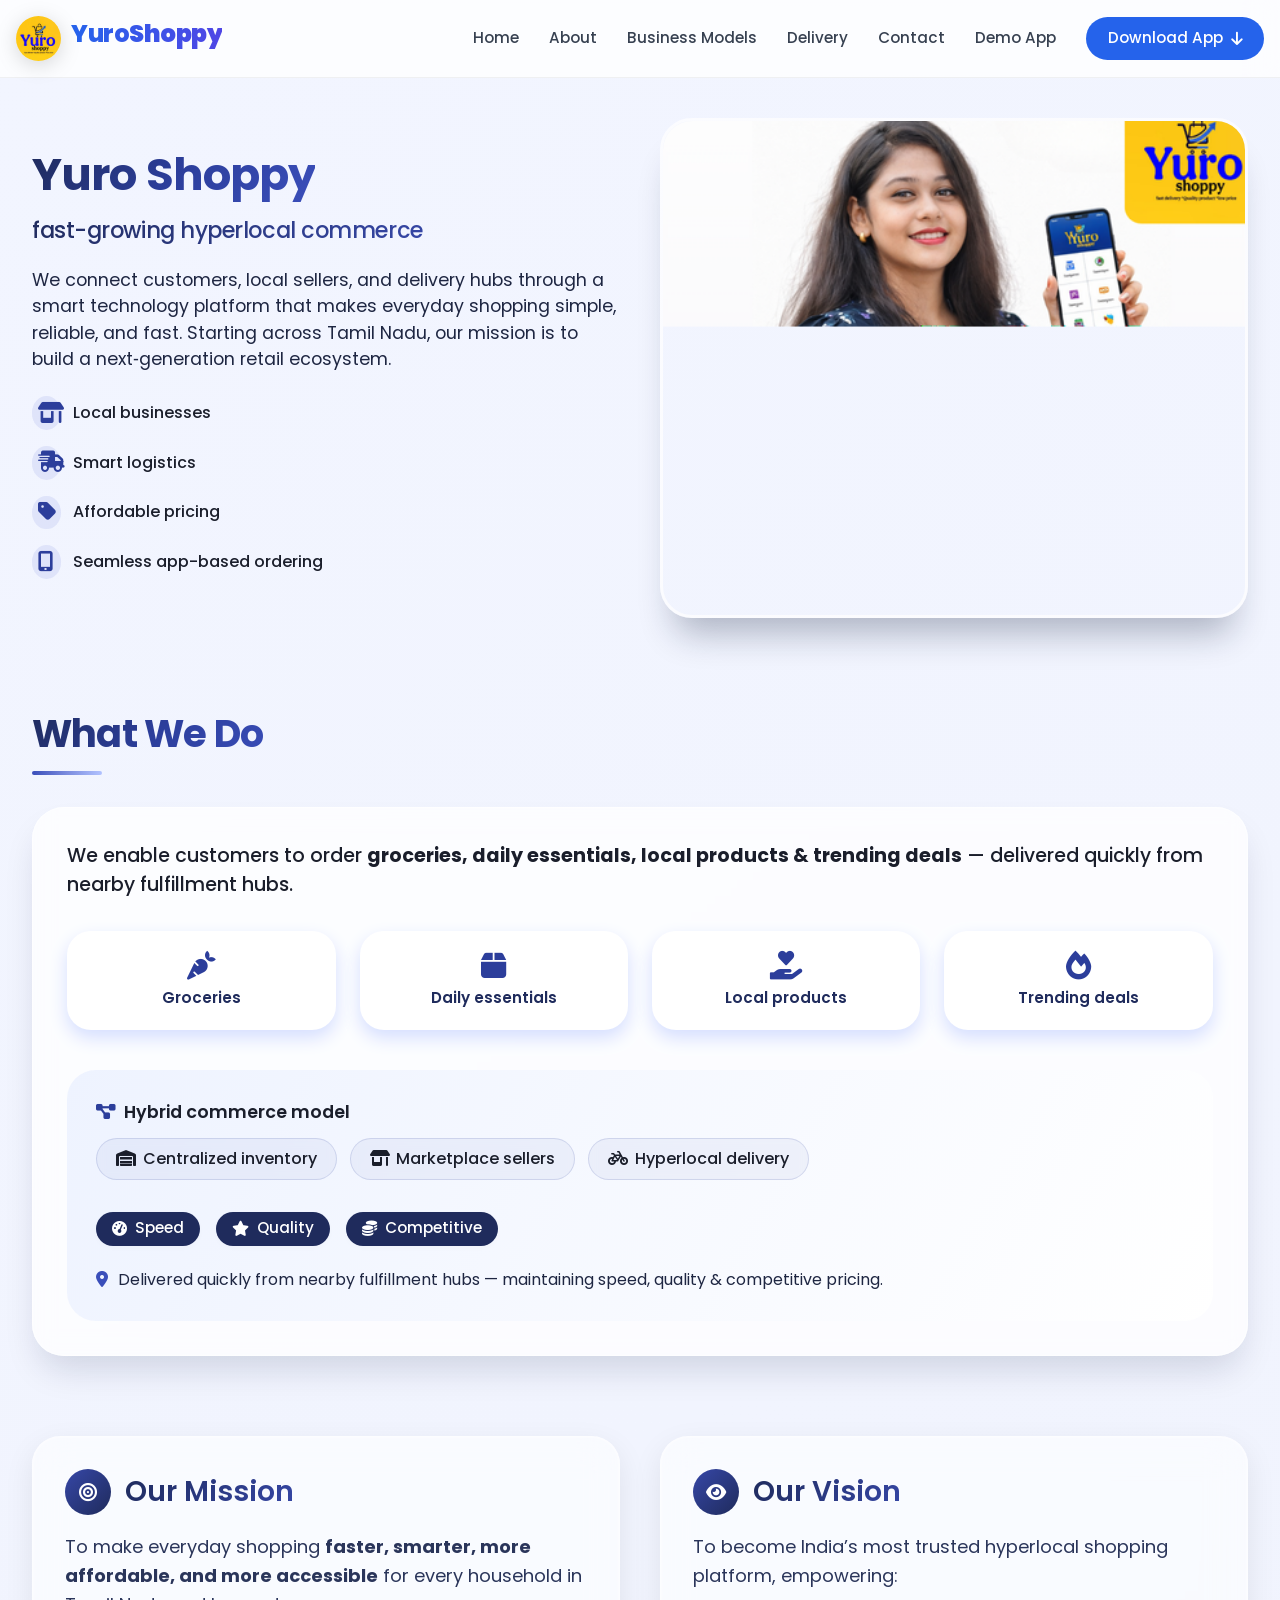
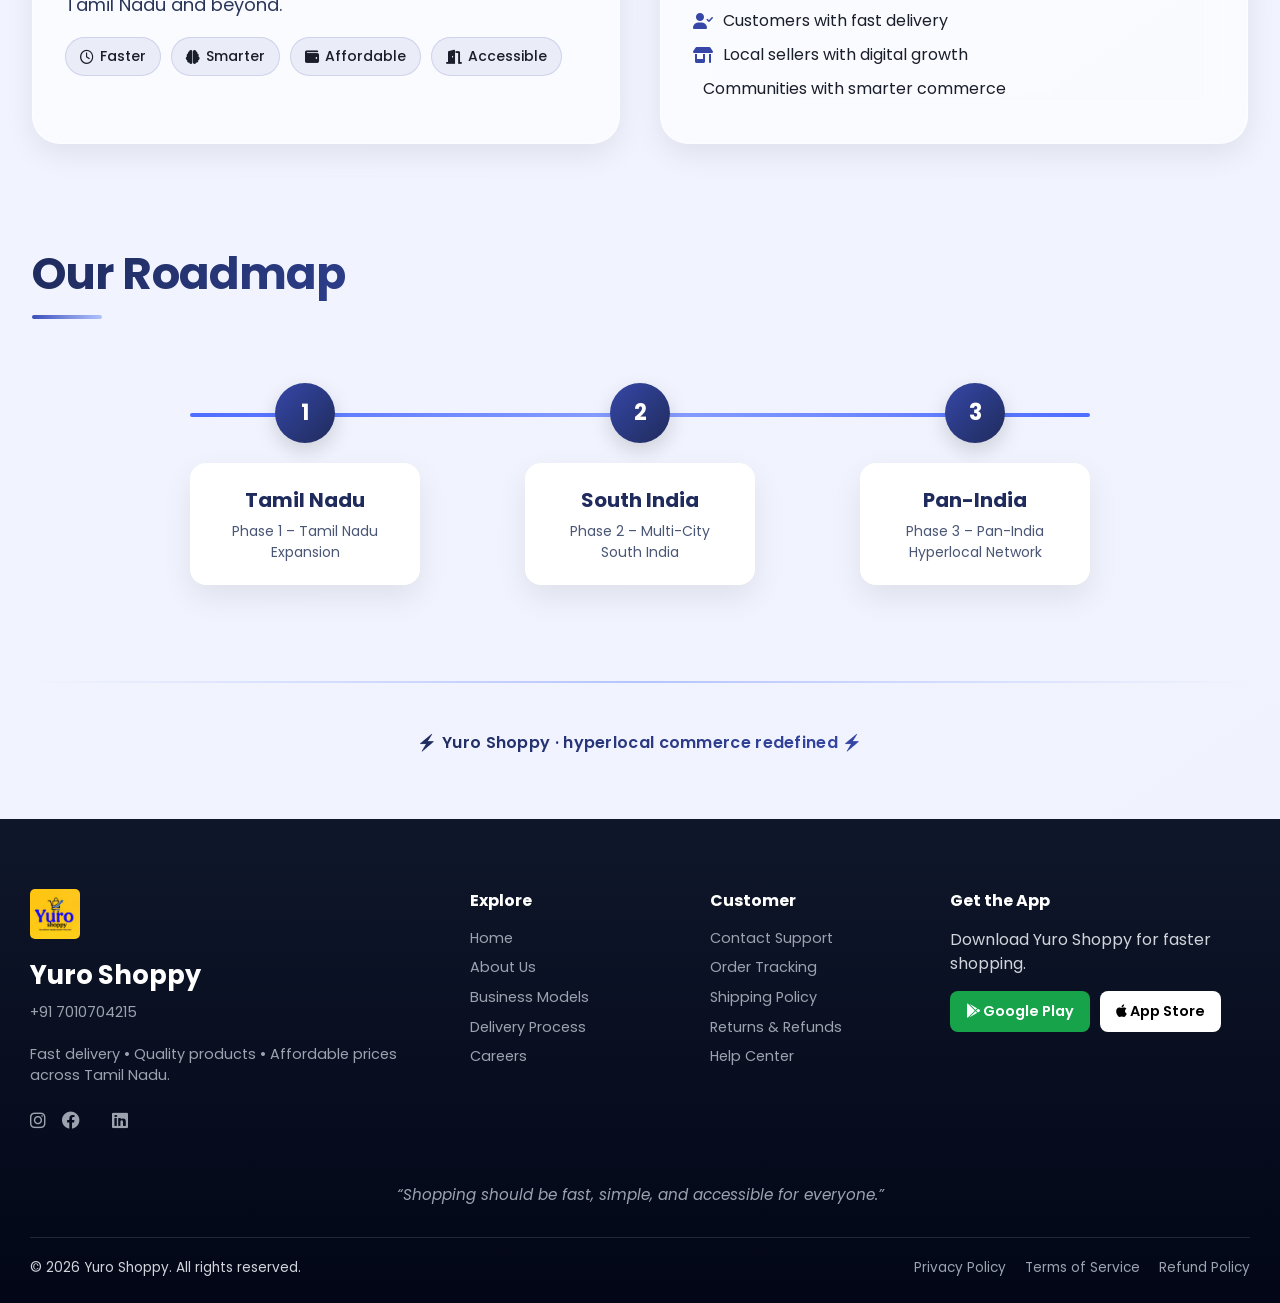
<file: about.html>
<!DOCTYPE html>
<html lang="en">

<head>
    <meta charset="UTF-8">
    <meta name="viewport" content="width=device-width, initial-scale=1.0">
    <title>Yuro Shoppy · about</title>
    <!-- Fonts & Icons -->
    <link rel="preconnect" href="https://fonts.googleapis.com">
    <link rel="shortcut icon" href="gallery/ys_color_fav.png" type="image/x-icon">

    <link rel="preconnect" href="https://fonts.gstatic.com" crossorigin>
    <link href="https://fonts.googleapis.com/css2?family=Inter:opsz,wght@14..32,300..700&display=swap" rel="stylesheet">
    <link rel="stylesheet" href="https://cdnjs.cloudflare.com/ajax/libs/font-awesome/6.0.0-beta3/css/all.min.css">
    <link
        href="https://fonts.googleapis.com/css2?family=Poppins:ital,wght@0,100;0,200;0,300;0,400;0,500;0,600;0,700;0,800;0,900;1,100;1,200;1,300;1,400;1,500;1,600;1,700;1,800;1,900&display=swap"
        rel="stylesheet">

    <style>
        * {
            margin: 0;
            padding: 0;
            box-sizing: border-box;
        }

        body {
            font-family: "Poppins", sans-serif;
            background: linear-gradient(145deg, #f2f5ff 0%, #f0f3fd 100%);
            color: #1a1e2b;
            line-height: 1.5;
            -webkit-font-smoothing: antialiased;
        }

        .page {
            max-width: 1280px;
            margin: 0 auto;
            padding: 2.5rem 2rem 4rem 2rem;
        }


        /* header start  */
        /* HEADER */
        .ys-header {
            position: sticky;
            top: 0;
            z-index: 1000;

            backdrop-filter: blur(14px);
            background: rgba(255, 255, 255, 0.75);

            border-bottom: 1px solid rgba(0, 0, 0, 0.05);
        }

        /* inner */
        .ys-header-inner {
            display: flex;
            justify-content: space-between;
            align-items: center;
            padding: 16px;
        }

        /* brand */
        /* BRAND AREA */
        .ys-brand {
            display: flex;
            align-items: center;
            gap: 10px;
        }

        /* logo */
        .ys-brand img {
            /* width: 38px; */
            width: 45px;
            filter: drop-shadow(0 4px 10px rgba(0, 0, 0, 0.15));
            border-radius: 50%;

            /* transition:0.3s; */
        }

        /* brand text */
        .ys-brand-text {
            font-size: 1.5rem;
            font-weight: 800;
            letter-spacing: -0.5px;
            position: relative;
            background: linear-gradient(90deg, #2563eb, #4f46e5, #2563eb);
            background-size: 200% auto;
            background-clip: text;
            -webkit-text-fill-color: transparent;
            /* animation:ysBrandGradient 4s linear infinite; */
        }

        /* highlight second word */
        .ys-brand-text span {
            font-weight: 900;
        }



        /* subtle glow */
        .ys-brand-text::after {
            content: "";
            position: absolute;
            inset: 0;
            filter: blur(12px);
            opacity: 0.2;
        }

        /* nav */
        .ys-nav {
            display: flex;
            align-items: center;
            gap: 30px;
        }

        /* links */
        .ys-nav a {
            position: relative;
            text-decoration: none;
            color: #374151;
            font-weight: 500;
            font-size: 0.95rem;
        }

        /* hover underline animation */
        .ys-nav a::after {
            content: '';
            position: absolute;
            left: 0;
            bottom: -6px;
            width: 0%;
            height: 2px;
            background: #2563eb;
            transition: 0.3s;
        }

        .ys-nav a:hover {
            color: #2563eb;
        }

        .ys-nav a:hover::after {
            width: 100%;
        }

        /* CTA BUTTON */
        .ys-btn-download {
            background: #2563eb;
            color: white !important;
            padding: 10px 22px;
            border-radius: 40px;
            display: flex;
            align-items: center;
            gap: 8px;
            font-weight: 600;
        }

        /* arrow animation */
        .ys-btn-download i {
            animation: ysArrow 1.4s infinite;
        }

        @keyframes ysArrow {

            0% {
                transform: translateY(0)
            }

            50% {
                transform: translateY(4px)
            }

            100% {
                transform: translateY(0)
            }

        }

        /* hover */
        .ys-btn-download:hover {
            background: #1e40af;
        }

        /* mobile toggle */
        .ys-menu-toggle {
            display: none;
            font-size: 1.6rem;
            cursor: pointer;
        }

        /* mobile nav */
        .ys-mobile-nav {
            max-height: 0;
            overflow: hidden;
            display: flex;
            flex-direction: column;
            background: white;
            transition: 0.35s;
        }

        .ys-mobile-nav a {
            padding: 14px 20px;
            border-top: 1px solid #eee;
            text-decoration: none;
            color: #333;
        }

        /* mobile CTA */
        .ys-btn-mobile {
            background: #2563eb;
            color: white !important;
            text-align: center;
            margin: 16px;
            border-radius: 30px;
        }

        /* active */
        .ys-mobile-nav.active {
            max-height: 400px;
        }

        /* responsive */
        @media(max-width:900px) {

            .ys-nav {
                display: none;
            }

            .ys-menu-toggle {
                display: block;
            }

        }

        /* header end  */

        /* headings with gradient */
        .gradient-text {
            background: linear-gradient(130deg, #1f2b5c, #2c3e9b, #3a4eba);
            -webkit-background-clip: text;
            background-clip: text;
            color: transparent;
            display: inline-block;
            font-weight: 700;
            letter-spacing: -0.02em;
        }

        h1 {
            font-size: 3.2rem;
            line-height: 1.2;
            margin-bottom: 0.5rem;
            font-weight: 700;
        }

        h2 {
            font-size: 2.4rem;
            font-weight: 600;
            letter-spacing: -0.02em;
            margin-bottom: 2rem;
            position: relative;
        }

        h2:after {
            content: '';
            display: block;
            width: 70px;
            height: 4px;
            background: linear-gradient(90deg, #3a4eba, #7b8cde, #b1c2ff);
            border-radius: 4px;
            margin-top: 0.5rem;
        }

        .section-margin {
            margin-bottom: 5rem;
        }

        /* cards & containers */
        .card-glass {
            background: rgba(255, 255, 255, 0.75);
            backdrop-filter: blur(10px);
            -webkit-backdrop-filter: blur(10px);
            border-radius: 2rem;
            box-shadow: 0 20px 35px -8px rgba(0, 20, 60, 0.15), 0 0 0 1px rgba(255, 255, 255, 0.5) inset;
            padding: 2rem;
            transition: transform 0.2s ease;
        }

        .card-glass:hover {
            transform: translateY(-4px);
        }

        .gradient-card {
            background: linear-gradient(145deg, #ffffff, #f6f9ff);
            border-radius: 2rem;
            box-shadow: 0 25px 40px -12px rgba(28, 42, 82, 0.2);
            padding: 2rem;
            border: 1px solid rgba(255, 255, 255, 0.7);
        }

        .badge-gradient {
            background: linear-gradient(110deg, #e9edff, #dfe6ff);
            border-radius: 100px;
            padding: 0.35rem 1rem;
            font-weight: 500;
            color: #1f2b5c;
            display: inline-flex;
            align-items: center;
            gap: 0.5rem;
            font-size: 0.95rem;
            border: 1px solid rgba(255, 255, 255, 0.8);
            box-shadow: 0 2px 6px rgba(0, 0, 0, 0.02);
        }

        .grid-2 {
            display: grid;
            grid-template-columns: 1fr 1fr;
            gap: 2.5rem;
            align-items: center;
        }

        .grid-4 {
            display: grid;
            grid-template-columns: repeat(4, 1fr);
            gap: 1.5rem;
        }

        .grid-3 {
            display: grid;
            grid-template-columns: repeat(3, 1fr);
            gap: 2rem;
        }

        .flex-row {
            display: flex;
            flex-wrap: wrap;
            gap: 1rem;
            align-items: center;
        }

        .list-icon {
            list-style: none;
            margin-top: 1.5rem;
        }

        .list-icon li {
            display: flex;
            align-items: center;
            gap: 0.75rem;
            margin-bottom: 1rem;
            font-weight: 450;
        }

        .list-icon i {
            color: #2c3e9b;
            font-size: 1.3rem;
            width: 1.8rem;
            background: rgba(60, 80, 200, 0.1);
            border-radius: 50%;
            padding: 0.4rem;
            text-align: center;
        }

        .img-rounded {
            border-radius: 2rem;
            width: 100%;
            height: auto;
            object-fit: cover;
            box-shadow: 0 30px 35px -15px rgba(18, 30, 60, 0.3);
            border: 3px solid rgba(255, 255, 255, 0.7);
            transition: 0.3s;
        }

        .img-rounded:hover {
            transform: scale(1.02);
        }

        .phase-card {
            background: white;
            border-radius: 1.8rem;
            padding: 2rem 1.8rem;
            box-shadow: 0 15px 30px -15px #1420441a;
            border: 1px solid #ffffff;
            transition: all 0.25s;
            text-align: center;
            background: linear-gradient(160deg, #ffffff, #f8faff);
        }

        .phase-card .phase-num {
            background: linear-gradient(130deg, #2c3e9b, #3f52b0);
            color: white;
            width: 3.2rem;
            height: 3.2rem;
            border-radius: 1.2rem;
            display: flex;
            align-items: center;
            justify-content: center;
            font-weight: 700;
            font-size: 1.4rem;
            margin: 0 auto 1.5rem auto;
            box-shadow: 0 6px 12px #2c3e9b40;
        }

        hr.sep {
            border: none;
            height: 2px;
            background: linear-gradient(90deg, transparent, #b6c4ff, transparent);
            margin: 3rem 0;
        }

        /* responsiveness */
        @media (max-width: 900px) {
            h1 {
                font-size: 2.6rem;
            }

            h2 {
                font-size: 2rem;
            }

            .grid-2 {
                grid-template-columns: 1fr;
            }

            .grid-4 {
                grid-template-columns: repeat(2, 1fr);
            }

            .grid-3 {
                grid-template-columns: 1fr;
            }

            .page {
                padding: 1.5rem 1.2rem 3rem;
            }
        }

        @media (max-width: 480px) {
            .grid-4 {
                grid-template-columns: 1fr;
            }

            .phase-card {
                padding: 1.5rem;
            }
        }

        .icon-circle {
            background: #eef2ff;
            width: 48px;
            height: 48px;
            border-radius: 30px;
            display: flex;
            align-items: center;
            justify-content: center;
            color: #2c3e9b;
            font-size: 1.5rem;
        }

        .model-tag {
            background: rgba(44, 62, 155, 0.05);
            border-radius: 100px;
            padding: 0.5rem 1.2rem;
            font-weight: 500;
            border: 1px solid rgba(44, 62, 155, 0.15);
            backdrop-filter: blur(4px);
        }

        /* ===== Mission Vision Section ===== */

        .ys-mv-section {
            display: grid;
            grid-template-columns: 1fr 1fr;
            gap: 2.5rem;
            margin-bottom: 5rem;
        }

        /* glass cards */

        .ys-glass-card {

            background: rgba(255, 255, 255, 0.6);
            backdrop-filter: blur(18px);
            -webkit-backdrop-filter: blur(18px);

            border-radius: 28px;
            padding: 32px;

            border: 1px solid rgba(255, 255, 255, 0.4);

            box-shadow:
                0 10px 30px rgba(0, 0, 0, 0.08),
                inset 0 0 0 1px rgba(255, 255, 255, 0.3);

            transition: all .35s ease;
        }

        .ys-glass-card:hover {
            transform: translateY(-6px);
            box-shadow: 0 18px 40px rgba(0, 0, 0, 0.12);
        }

        /* header */

        .ys-card-head {
            display: flex;
            align-items: center;
            gap: 14px;
            margin-bottom: 18px;
        }

        .ys-icon-wrap {
            width: 46px;
            height: 46px;

            display: flex;
            align-items: center;
            justify-content: center;

            border-radius: 50%;

            background: linear-gradient(135deg, #3647a7, #1f2b5c);
            color: white;
            font-size: 18px;
        }

        /* title */

        .ys-card-title {

            font-size: 28px;
            font-weight: 600;

            background: linear-gradient(130deg, #1f2b5c, #3647a7);
            background-clip: text;
            color: transparent;
        }

        /* paragraph */

        .ys-card-text {
            font-size: 18px;
            line-height: 1.6;
            margin-bottom: 18px;
            color: #2a355a;
        }

        /* badges */

        .ys-badge-row {
            display: flex;
            gap: 10px;
            flex-wrap: wrap;
        }

        .ys-badge {
            background: rgba(54, 71, 167, 0.08);
            border: 1px solid rgba(54, 71, 167, 0.15);

            padding: 8px 14px;
            border-radius: 999px;

            font-size: 14px;
            font-weight: 500;

            display: flex;
            align-items: center;
            gap: 6px;
        }

        /* vision list */

        .ys-vision-list {
            list-style: none;
            padding: 0;
            margin-top: 10px;
        }

        .ys-vision-list li {

            display: flex;
            align-items: center;

            gap: 10px;
            margin-bottom: 10px;

            font-size: 16px;
        }

        .ys-vision-list i {
            color: #3647a7;
            font-size: 16px;
        }

        /* responsive */

        @media(max-width:900px) {

            .ys-mv-section {
                grid-template-columns: 1fr;
            }

        }



        /* ===== ROADMAP SECTION ===== */

        .ys-roadmap-wrap {

            margin: 6rem 0;
            /* text-align: center; */
            position: relative;

        }

        /* title */

        .ys-roadmap-title {

            font-size: 2.8rem;
            font-weight: 700;
            margin-bottom: 4rem;

            background: linear-gradient(120deg, #1f2b5c, #4f6dff);
            background-clip: text;
            color: transparent;

        }

        /* timeline */

        .ys-roadmap-track {

            display: flex;
            justify-content: space-between;
            align-items: center;
            text-align: center;
            max-width: 900px;
            margin: auto;
            position: relative;

        }

        /* center line */

        .ys-roadmap-track::before {

            content: "";
            position: absolute;

            top: 30px;
            left: 0;
            right: 0;

            height: 4px;

            background: linear-gradient(90deg,
                    #4f6dff,
                    #8aa0ff,
                    #4f6dff);

            border-radius: 10px;

        }

        /* node */

        .ys-roadmap-node {

            position: relative;
            display: flex;
            flex-direction: column;
            align-items: center;

            animation: ysRoadFade 1s ease forwards;

        }

        /* circle number */

        .ys-roadmap-dot {

            width: 60px;
            height: 60px;

            border-radius: 50%;

            background: linear-gradient(135deg, #3647a7, #1f2b5c);
            color: white;

            display: flex;
            align-items: center;
            justify-content: center;

            font-size: 22px;
            font-weight: 700;

            box-shadow: 0 8px 20px rgba(0, 0, 0, 0.15);

            margin-bottom: 20px;

            transition: 0.4s;

        }

        /* card */

        .ys-roadmap-card {

            background: white;

            padding: 22px 26px;

            border-radius: 16px;

            width: 230px;

            box-shadow:
                0 12px 30px rgba(0, 0, 0, 0.08);

            transition: 0.35s;

        }

        /* hover animation */

        .ys-roadmap-node:hover .ys-roadmap-card {

            transform: translateY(-8px);
            box-shadow: 0 20px 40px rgba(0, 0, 0, 0.15);

        }

        .ys-roadmap-node:hover .ys-roadmap-dot {

            transform: scale(1.15);
            box-shadow: 0 12px 30px rgba(0, 0, 0, 0.25);

        }

        /* text */

        .ys-roadmap-card h3 {

            font-size: 20px;
            margin-bottom: 6px;
            color: #1f2b5c;

        }

        .ys-roadmap-card p {

            font-size: 14px;
            color: #4a5675;

        }

        /* animation */

        @keyframes ysRoadFade {

            from {

                opacity: 0;
                transform: translateY(30px);

            }

            to {

                opacity: 1;
                transform: translateY(0);

            }

        }

        /* mobile */

        @media(max-width:800px) {

            .ys-roadmap-track {

                flex-direction: column;
                gap: 40px;

            }

            .ys-roadmap-track::before {

                display: none;

            }

        }

        /* footerstart */

        .ys-footer {
            background: linear-gradient(180deg, #0f172a, #020617);
            color: #d1d5db;
            padding: 70px 30px 25px;
        }

        /* GRID */

        .ys-footer-grid {
            display: grid;
            grid-template-columns: 2fr 1fr 1fr 1.5fr;
            gap: 40px;
            margin-bottom: 50px;
        }

        /* BRAND */

        .ys-footer-logo {
            width: 50px;
            margin-bottom: 10px;
            border-radius: 10%;
        }

        .ys-brand-name {
            font-size: 1.6rem;
            font-weight: 700;
            color: white;
            margin-bottom: 8px;
        }

        .ys-footer-desc {
            font-size: .9rem;
            color: #9ca3af;
            margin-bottom: 20px;
        }

        /* SOCIAL */

        .ys-footer-social a {
            margin-right: 12px;
            font-size: 18px;
            color: #9ca3af;
            transition: .3s;
        }

        .ys-footer-social a:hover {
            color: white;
            transform: translateY(-3px);
        }

        /* LINKS */

        .ys-footer-col h4 {
            color: white;
            margin-bottom: 15px;
        }

        .ys-footer-col a {
            display: block;
            margin-bottom: 8px;
            text-decoration: none;
            color: #9ca3af;
            font-size: .9rem;
            transition: .3s;
        }

        /* .ys-footer-col a:hover {
    color: white;
    padding-left: 4px;
} */

        /* APP BUTTONS */

        .ys-app-buttons {
            display: flex;
            gap: 10px;
            margin-top: 15px;
            color: white !important;
        }

        .ys-playstore,
        .ys-appstore {
            display: flex;
            align-items: center;
            gap: 8px;
            padding: 10px 16px;
            border-radius: 8px;
            text-decoration: none;
            font-size: .9rem;
            font-weight: 600;

        }

        .ys-playstore {
            background: #16a34a;
            color: white !important;
        }

        .ys-appstore {
            background: white;
            color: black !important;
        }

        .ys-playstore:hover {
            background: #16a34a;
            transform: none !important;
        }

        .ys-appstore:hover {
            background: #e5e7eb;
        }

        /* QUOTE */

        .ys-footer-quote {
            text-align: center;
            font-style: italic;
            color: #9ca3af;
            margin-bottom: 30px;
            font-size: .95rem;
        }

        /* BOTTOM */

        .ys-footer-bottom {
            border-top: 1px solid #1f2937;
            padding-top: 20px;
            display: flex;
            justify-content: space-between;
            flex-wrap: wrap;
            font-size: .85rem;
        }

        .ys-footer-links a {
            margin-left: 15px;
            color: #9ca3af;
            text-decoration: none;
        }

        .ys-footer-links a:hover {
            color: white;
        }

        @media(max-width:900px) {

            .ys-footer-grid {
                grid-template-columns: 1fr 1fr;
            }

        }

        @media(max-width:600px) {

            .ys-footer-grid {
                grid-template-columns: 1fr;
            }

            .ys-footer-bottom {
                flex-direction: column;
                gap: 10px;
                text-align: center;
            }

            .ys-footer-links a {
                margin: 0 8px;
            }

        }

        /* footer end  */
    </style>
</head>

<body>
    <header class="ys-header">

        <div class="ys-container ys-header-inner">

            <!-- Logo -->
            <div class="ys-brand">
                <img src="gallery/ys_color_fav.png" alt="YuroShoppy Logo">

                <h1 class="ys-brand-text">
                    Yuro<span>Shoppy</span>
                </h1>
            </div>

            <!-- Desktop Menu -->
            <nav class="ys-nav">
                <a href="index.html">Home</a>
                <a href="about.html">About</a>
                <a href="partnership.html">Business Models</a>
                <a href="deliveryprocess.html">Delivery</a>
                <a href="index.html#yscontact">Contact</a>
                <a href="#">Demo App</a>

                <a href="#" class="ys-btn-download">
                    Download App
                    <i class="fas fa-arrow-down"></i>
                </a>
            </nav>

            <!-- Mobile Menu Button -->
            <div class="ys-menu-toggle">
                <i class="fas fa-bars"></i>
            </div>

        </div>

        <!-- Mobile Menu -->
        <div class="ys-mobile-nav">
            <a href="index.html">Home</a>
            <a href="about.html">About</a>
            <a href="partnership.html">Business Models</a>
            <a href="deliveryprocess.html">Delivery</a>
            <a href="index.html#yscontact">Contact</a>
            <a href="#">Demo App</a>

            <a href="#" class="ys-btn-mobile">
                Download App
                <i class="fas fa-arrow-down"></i>
            </a>
        </div>

    </header>

    <main class="page">
        <!-- NO HEADER / NO FOOTER — pure content sections -->

        <!-- WHO WE ARE (hero section) -->
        <div class="section-margin">
            <div class="grid-2">
                <!-- left text -->
                <div>
                    <h1 class="gradient-text" style="font-size: 2.8rem; margin-bottom: 0.75rem;">Yuro Shoppy</h1>
                    <p class="gradient-text"
                        style="font-size: 1.4rem; font-weight: 500; margin-bottom: 1.2rem; background: linear-gradient(135deg,#212c5e,#3647a7); -webkit-background-clip:text; background-clip:text;">
                        fast-growing hyperlocal commerce</p>
                    <p style="font-size: 1.1rem; margin-bottom: 1.2rem; color: #1e2642;">We connect customers, local
                        sellers, and delivery hubs through a smart technology platform that makes everyday shopping
                        simple, reliable, and fast. Starting across Tamil Nadu, our mission is to build a
                        next‑generation retail ecosystem.</p>
                    <ul class="list-icon">
                        <li><i class="fas fa-store-alt"></i> Local businesses</li>
                        <li><i class="fas fa-truck-fast"></i> Smart logistics</li>
                        <li><i class="fas fa-tag"></i> Affordable pricing</li>
                        <li><i class="fas fa-mobile-screen-button"></i> Seamless app-based ordering</li>
                    </ul>
                </div>
                <!-- right image (online image) -->
                <div>
                    <img class="img-rounded" src="gallery/home=img-1.png" alt="fast delivery with groceries"
                        loading="lazy" style="max-height: 500px; width:100%; object-position: center;">
                </div>
            </div>
        </div>

        <!-- WHAT WE DO -->
        <div class="section-margin">
            <h2 class="gradient-text">What We Do</h2>
            <div class="card-glass" style="padding: 2.2rem;">
                <p style="font-size: 1.2rem; margin-bottom: 2rem; font-weight: 450;">We enable customers to order
                    <strong>groceries, daily essentials, local products & trending deals</strong> — delivered quickly
                    from nearby fulfillment hubs.
                </p>

                <!-- product categories (4) -->
                <div class="grid-4" style="margin-bottom: 2.5rem;">
                    <div class="badge-gradient"
                        style="justify-content: center; padding: 1.2rem 0.5rem; border-radius: 1.5rem; flex-direction: column; gap: 0.4rem; background: white; box-shadow: 0 8px 18px #d5deff;">
                        <i class="fas fa-carrot" style="font-size: 1.8rem; color:#2c3e9b;"></i>
                        <span style="font-weight: 600;">Groceries</span>
                    </div>
                    <div class="badge-gradient"
                        style="justify-content: center; padding: 1.2rem 0.5rem; border-radius: 1.5rem; flex-direction: column; gap: 0.4rem; background: white; box-shadow: 0 8px 18px #d5deff;">
                        <i class="fas fa-box" style="font-size: 1.8rem; color:#2c3e9b;"></i>
                        <span style="font-weight: 600;">Daily essentials</span>
                    </div>
                    <div class="badge-gradient"
                        style="justify-content: center; padding: 1.2rem 0.5rem; border-radius: 1.5rem; flex-direction: column; gap: 0.4rem; background: white; box-shadow: 0 8px 18px #d5deff;">
                        <i class="fas fa-hand-holding-heart" style="font-size: 1.8rem; color:#2c3e9b;"></i>
                        <span style="font-weight: 600;">Local products</span>
                    </div>
                    <div class="badge-gradient"
                        style="justify-content: center; padding: 1.2rem 0.5rem; border-radius: 1.5rem; flex-direction: column; gap: 0.4rem; background: white; box-shadow: 0 8px 18px #d5deff;">
                        <i class="fas fa-fire" style="font-size: 1.8rem; color:#2c3e9b;"></i>
                        <span style="font-weight: 600;">Trending deals</span>
                    </div>
                </div>

                <!-- hybrid model description + benefits -->
                <div
                    style="background: linear-gradient(120deg, #eef3ff, #ffffff); border-radius: 1.8rem; padding: 1.8rem;">
                    <div
                        style="display: flex; flex-wrap: wrap; gap: 2rem; justify-content: space-between; align-items: center;">
                        <div>
                            <span style="font-weight: 600; font-size: 1.1rem; display: block; margin-bottom: 0.8rem;"><i
                                    class="fas fa-diagram-project"
                                    style="color:#2c3e9b; margin-right: 0.5rem;"></i>Hybrid commerce model</span>
                            <div class="flex-row" style="gap: 0.8rem;">
                                <span class="model-tag"><i class="fas fa-warehouse"
                                        style="margin-right: 0.4rem;"></i>Centralized inventory</span>
                                <span class="model-tag"><i class="fas fa-shop"
                                        style="margin-right: 0.4rem;"></i>Marketplace sellers</span>
                                <span class="model-tag"><i class="fas fa-bicycle"
                                        style="margin-right: 0.4rem;"></i>Hyperlocal delivery</span>
                            </div>
                        </div>
                        <div class="flex-row" style="gap: 1rem;">
                            <span class="badge-gradient" style="background: #1f2b5c; color: white; border: none;"><i
                                    class="fas fa-gauge-high"></i> Speed</span>
                            <span class="badge-gradient" style="background: #1f2b5c; color: white; border: none;"><i
                                    class="fas fa-star"></i> Quality</span>
                            <span class="badge-gradient" style="background: #1f2b5c; color: white; border: none;"><i
                                    class="fas fa-coins"></i> Competitive</span>
                        </div>
                    </div>
                    <p style="margin-top: 1.4rem; color: #1e2642;"><i class="fas fa-location-dot"
                            style="color:#3a4eba; margin-right: 0.4rem;"></i> Delivered quickly from nearby fulfillment
                        hubs — maintaining speed, quality & competitive pricing.</p>
                </div>
            </div>
        </div>

        <!-- MISSION + VISION side by side -->
        <div class="ys-mv-section">

            <!-- Mission -->
            <div class="ys-glass-card ys-mission-card">

                <div class="ys-card-head">
                    <span class="ys-icon-wrap"><i class="fas fa-bullseye"></i></span>
                    <h3 class="ys-card-title">Our Mission</h3>
                </div>

                <p class="ys-card-text">
                    To make everyday shopping <strong>faster, smarter, more affordable,
                        and more accessible</strong> for every household in Tamil Nadu
                    and beyond.
                </p>

                <div class="ys-badge-row">
                    <span class="ys-badge"><i class="far fa-clock"></i> Faster</span>
                    <span class="ys-badge"><i class="fas fa-brain"></i> Smarter</span>
                    <span class="ys-badge"><i class="fas fa-wallet"></i> Affordable</span>
                    <span class="ys-badge"><i class="fas fa-door-open"></i> Accessible</span>
                </div>

            </div>

            <!-- Vision -->
            <div class="ys-glass-card ys-vision-card">

                <div class="ys-card-head">
                    <span class="ys-icon-wrap"><i class="fas fa-eye"></i></span>
                    <h3 class="ys-card-title">Our Vision</h3>
                </div>

                <p class="ys-card-text">
                    To become India’s most trusted hyperlocal shopping platform,
                    empowering:
                </p>

                <ul class="ys-vision-list">

                    <li>
                        <i class="fas fa-user-check"></i>
                        Customers with fast delivery
                    </li>

                    <li>
                        <i class="fas fa-shop"></i>
                        Local sellers with digital growth
                    </li>

                    <li>
                        <i class="fas fa-people-group"></i>
                        Communities with smarter commerce
                    </li>

                </ul>

            </div>

        </div>

        <!-- ROADMAP -->
        <div class="ys-roadmap-wrap">

            <h2 class="ys-roadmap-title">Our Roadmap</h2>

            <div class="ys-roadmap-track">

                <!-- Phase 1 -->
                <div class="ys-roadmap-node">
                    <div class="ys-roadmap-dot">1</div>

                    <div class="ys-roadmap-card">
                        <h3>Tamil Nadu</h3>
                        <p>Phase 1 – Tamil Nadu Expansion</p>
                    </div>
                </div>

                <!-- Phase 2 -->
                <div class="ys-roadmap-node">
                    <div class="ys-roadmap-dot">2</div>

                    <div class="ys-roadmap-card">
                        <h3>South India</h3>
                        <p>Phase 2 – Multi-City South India</p>
                    </div>
                </div>

                <!-- Phase 3 -->
                <div class="ys-roadmap-node">
                    <div class="ys-roadmap-dot">3</div>

                    <div class="ys-roadmap-card">
                        <h3>Pan-India</h3>
                        <p>Phase 3 – Pan-India Hyperlocal Network</p>
                    </div>
                </div>

            </div>

        </div>

        <!-- extra subtle separator (not a footer) -->
        <hr class="sep">

        <!-- small tagline – still no footer, just a graceful closing line -->
        <div style="text-align: center; margin-top: 2rem;">
            <span
                style="background: linear-gradient(130deg, #1f2b5c, #3647a7); -webkit-background-clip: text; background-clip: text; color: transparent; font-weight: 600; letter-spacing: 0.3px;">⚡
                Yuro Shoppy · hyperlocal commerce redefined ⚡</span>
        </div>
        <!-- absolutely no header / footer elements (no nav, no copyright, no links) -->
    </main>
    <footer class="ys-footer">

        <div class="ys-container">

            <div class="ys-footer-grid">

                <!-- BRAND -->
                <div class="ys-footer-brand">

                    <img src="gallery/ys_color_fav.png" alt="Yuro Shoppy" class="ys-footer-logo">

                    <h3 class="ys-brand-name">Yuro Shoppy</h3>
                    <p class="ys-footer-desc">
                        +91 7010704215
                    </p>
                    <p class="ys-footer-desc">
                        Fast delivery • Quality products • Affordable prices across Tamil Nadu.
                    </p>

                    <div class="ys-footer-social">
                        <a href="#"><i class="fab fa-instagram"></i></a>
                        <a href="#"><i class="fab fa-facebook"></i></a>
                        <a href="#"><i class="fab fa-x-twitter"></i></a>
                        <a href="#"><i class="fab fa-linkedin"></i></a>
                    </div>

                </div>


                <!-- NAVIGATION -->
                <div class="ys-footer-col">
                    <h4>Explore</h4>
                    <a href="index.html">Home</a>
                    <a href="about.html">About Us</a>
                    <a href="partnership.html">Business Models</a>
                    <a href="deliveryprocess.html">Delivery Process</a>
                    <a href="index.html#yscontact">Careers</a>
                </div>


                <!-- CUSTOMER -->
                <div class="ys-footer-col">
                    <h4>Customer</h4>
                    <a href="#">Contact Support</a>
                    <a href="#">Order Tracking</a>
                    <a href="#">Shipping Policy</a>
                    <a href="#">Returns & Refunds</a>
                    <a href="#">Help Center</a>
                </div>


                <!-- APP DOWNLOAD -->
                <div class="ys-footer-col ys-app-section">

                    <h4>Get the App</h4>

                    <p>Download Yuro Shoppy for faster shopping.</p>

                    <div class="ys-app-buttons">

                        <a href="#" class="ys-playstore">
                            <i class="fab fa-google-play"></i>
                            <span>Google Play</span>
                        </a>

                        <a href="#" class="ys-appstore">
                            <i class="fab fa-apple"></i>
                            <span>App Store</span>
                        </a>

                    </div>

                </div>

            </div>


            <!-- QUOTE -->

            <div class="ys-footer-quote">
                “Shopping should be fast, simple, and accessible for everyone.”
            </div>


            <!-- BOTTOM -->

            <div class="ys-footer-bottom">

                <span>© 2026 Yuro Shoppy. All rights reserved.</span>

                <div class="ys-footer-links">
                    <a href="#">Privacy Policy</a>
                    <a href="#">Terms of Service</a>
                    <a href="#">Refund Policy</a>
                </div>

            </div>

        </div>

    </footer>
    <script>
        const toggle = document.querySelector(".ys-menu-toggle");
        const mobileNav = document.querySelector(".ys-mobile-nav");

        toggle.addEventListener("click", () => {
            mobileNav.classList.toggle("active");
        });
    </script>
</body>

</html>
</file>
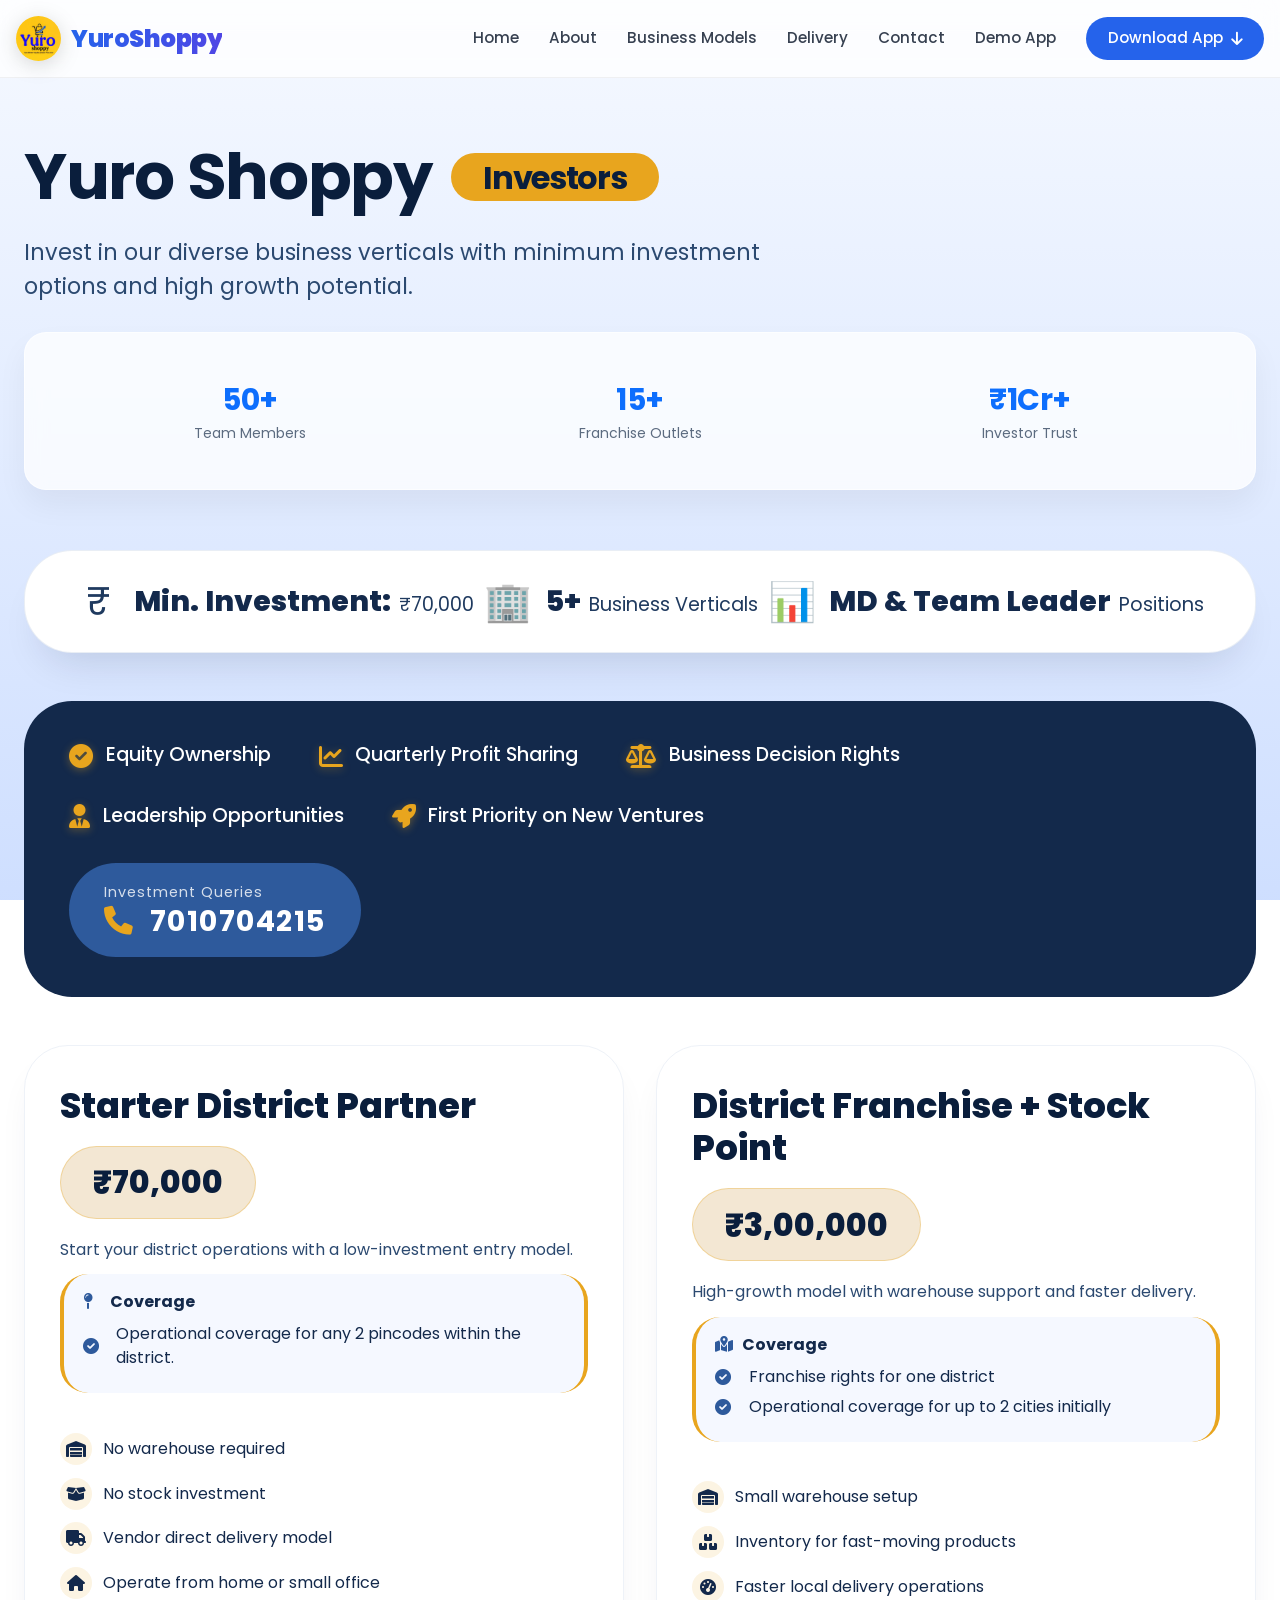
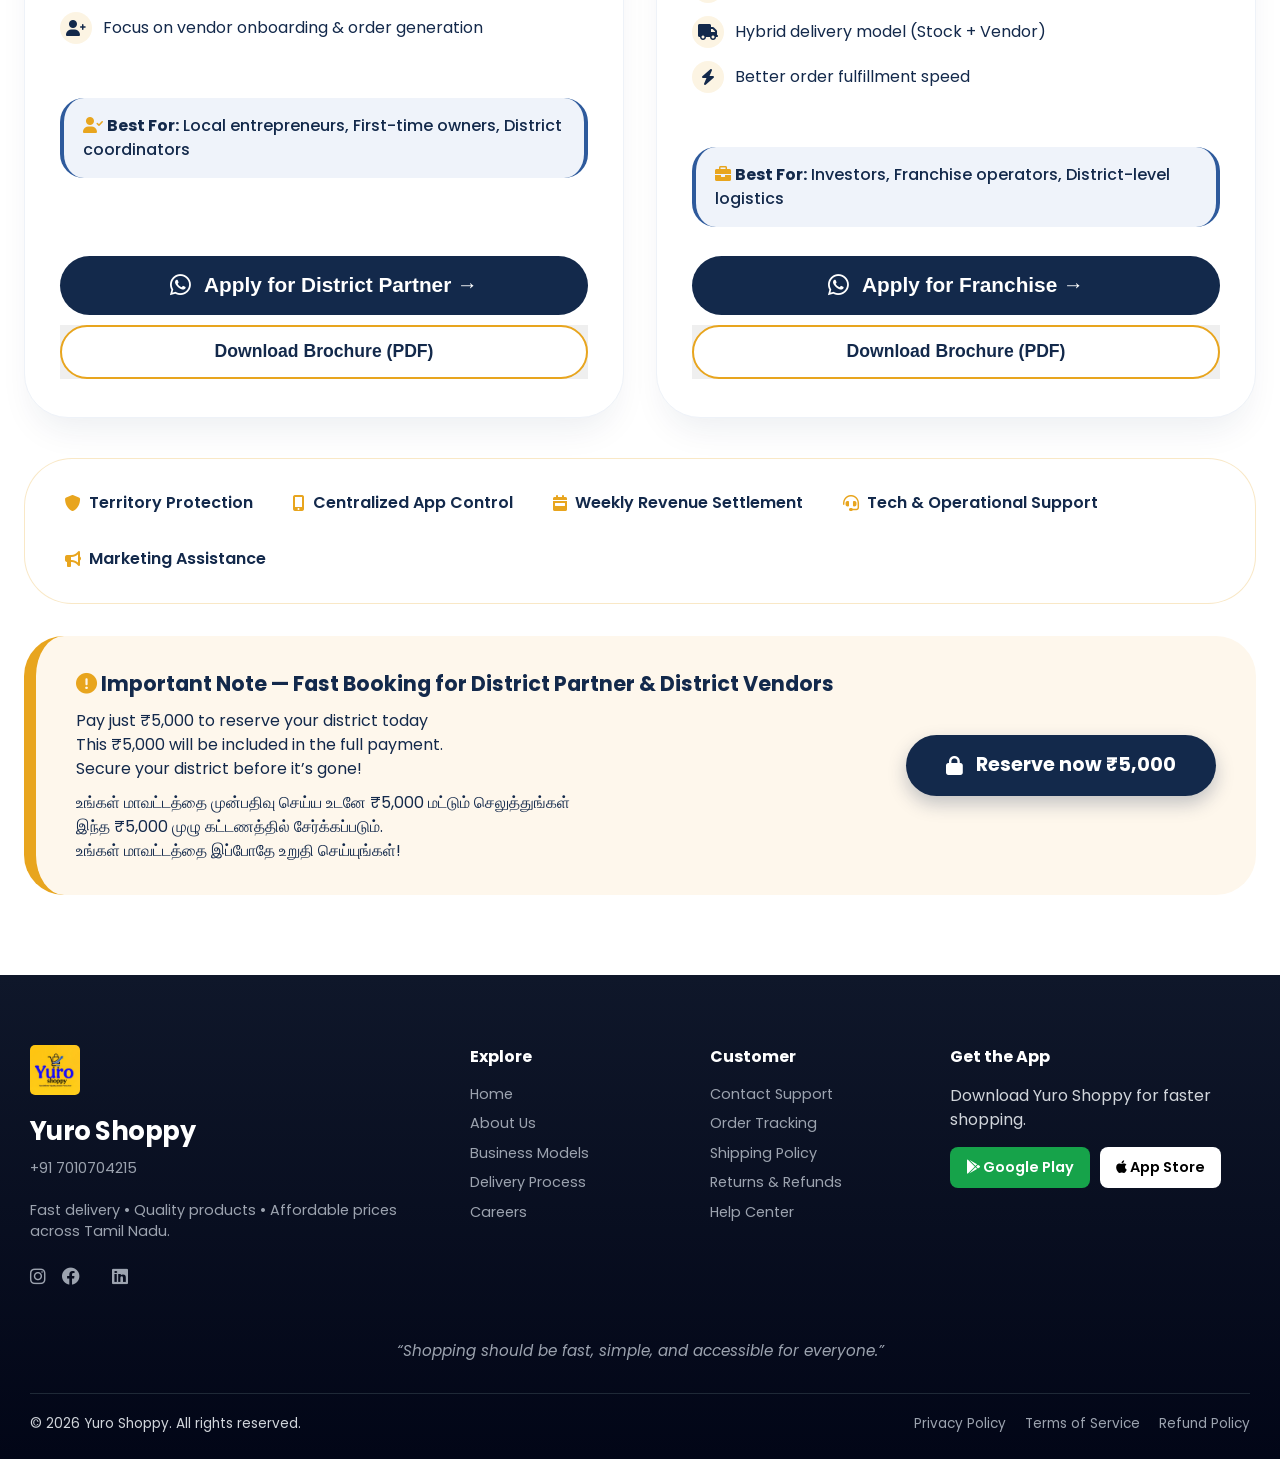
<file: investor.html>
<!DOCTYPE html>
<html lang="en">

<head>
    <meta charset="UTF-8">
    <meta name="viewport" content="width=device-width, initial-scale=1.0">
    <title>Yuro Shoppy | Investor models</title>
    <link rel="shortcut icon" href="gallery/ys_color_fav.png" type="image/x-icon">
    <!-- Font Awesome 6 (free) -->
    <link rel="stylesheet" href="https://cdnjs.cloudflare.com/ajax/libs/font-awesome/6.0.0-beta3/css/all.min.css">
    <!-- Google Font -->
    <link href="https://fonts.googleapis.com/css2?family=Poppins:wght@400;500;600;700;800&display=swap"
        rel="stylesheet">
    <style>
        /* ===== RESET & PROFESSIONAL BASE ===== */
        * {
            margin: 0;
            padding: 0;
            box-sizing: border-box;
        }

        body {
            background: #F7F9FC;
            /* soft background from logo neutral */
            font-family: 'Poppins', sans-serif;
            line-height: 1.5;
            color: #13294B;
            /* primary deep navy from logo (YS dark) */
            
            display: flex;
            flex-direction: column;
            align-items: center;
            background: linear-gradient(rgba(244, 248, 255, 0.85), rgba(198, 217, 255, 0.85)),
                url('https://images.unsplash.com/photo-1521791136064-7986c2920216?auto=format&fit=crop&w=1400&q=80');
            background-size: cover;
            background-attachment: fixed;
        }

        .container {
            max-width: 1300px;
            width: 100%;
            padding: 2rem 1.5rem;
        }

        /* ===== TYPOGRAPHY – clean, professional ===== */
        h1,
        h2,
        h3 {
            font-weight: 700;
            letter-spacing: -0.02em;
        }

        .overline {
            font-size: 0.85rem;
            text-transform: uppercase;
            letter-spacing: 2px;
            color: #2E5A9C;
            /* medium blue from logo (YS number) */
            font-weight: 600;
        }

        /* ===== LOGO BAR (skip header/footer but keep brand presence) ===== */
        .brand-bar {
            display: flex;
            align-items: center;
            justify-content: space-between;
            margin-bottom: 2.5rem;
            flex-wrap: wrap;
            gap: 1rem;
        }

        .logo-group {
            display: flex;
            align-items: center;
            gap: 1.2rem;
        }

        .logo-main {
            background: #13294B;
            /* deep navy */
            color: white;
            font-weight: 800;
            font-size: 2rem;
            padding: 0.3rem 1.5rem 0.3rem 1.5rem;
            border-radius: 60px;
            letter-spacing: -0.5px;
            box-shadow: 0 6px 14px rgba(18, 40, 75, 0.12);
        }

        .logo-number-badge {
            background: #E8A51E;
            /* mustard/gold from logo (5.0 number) */
            color: #13294B;
            font-weight: 800;
            font-size: 1.8rem;
            padding: 0.2rem 1.2rem;
            border-radius: 100px;
            box-shadow: 0 4px 10px rgba(232, 165, 30, 0.3);
        }

        .github-ref {
            background: #EFF3F8;
            padding: 0.5rem 1.5rem;
            border-radius: 40px;
            color: #1F3A6B;
            font-family: 'SF Mono', 'Fira Code', monospace;
            font-size: 0.9rem;
            border: 1px solid #ced9e9;
        }

        /* HEADER */
        .ys-header {
            position: sticky;
            top: 0;
            z-index: 1000;
            width: 100%;
            backdrop-filter: blur(14px);
            background: rgba(255, 255, 255, 0.75);

            border-bottom: 1px solid rgba(0, 0, 0, 0.05);
        }

        /* inner */
        .ys-header-inner {
            display: flex;
            justify-content: space-between;
            align-items: center;
            padding: 16px;
        }

        /* brand */
        /* BRAND AREA */
        .ys-brand {
            display: flex;
            align-items: center;
            gap: 10px;
        }

        /* logo */
        .ys-brand img {
            /* width: 38px; */
            width: 45px;
            filter: drop-shadow(0 4px 10px rgba(0, 0, 0, 0.15));
            border-radius: 50%;

            /* transition:0.3s; */
        }

        /* brand text */
        .ys-brand-text {
            font-size: 1.5rem;
            font-weight: 800;
            letter-spacing: -0.5px;
            position: relative;
            background: linear-gradient(90deg, #2563eb, #4f46e5, #2563eb);
            background-size: 200% auto;
            background-clip: text;
            -webkit-text-fill-color: transparent;
            /* animation:ysBrandGradient 4s linear infinite; */
        }

        /* highlight second word */
        .ys-brand-text span {
            font-weight: 900;
        }



        /* subtle glow */
        .ys-brand-text::after {
            content: "";
            position: absolute;
            inset: 0;
            filter: blur(12px);
            opacity: 0.2;
        }

        /* nav */
        .ys-nav {
            display: flex;
            align-items: center;
            gap: 30px;
        }

        /* links */
        .ys-nav a {
            position: relative;
            text-decoration: none;
            color: #374151;
            font-weight: 500;
            font-size: 0.95rem;
        }

        /* hover underline animation */
        .ys-nav a::after {
            content: '';
            position: absolute;
            left: 0;
            bottom: -6px;
            width: 0%;
            height: 2px;
            background: #2563eb;
            transition: 0.3s;
        }

        .ys-nav a:hover {
            color: #2563eb;
        }

        .ys-nav a:hover::after {
            width: 100%;
        }

        /* CTA BUTTON */
        .ys-btn-download {
            background: #2563eb;
            color: white !important;
            padding: 10px 22px;
            border-radius: 40px;
            display: flex;
            align-items: center;
            gap: 8px;
            font-weight: 600;
        }

        /* arrow animation */
        .ys-btn-download i {
            animation: ysArrow 1.4s infinite;
        }

        @keyframes ysArrow {

            0% {
                transform: translateY(0)
            }

            50% {
                transform: translateY(4px)
            }

            100% {
                transform: translateY(0)
            }

        }

        /* hover */
        .ys-btn-download:hover {
            background: #1e40af;
        }

        /* mobile toggle */
        .ys-menu-toggle {
            display: none;
            font-size: 1.6rem;
            cursor: pointer;
        }

        /* mobile nav */
        .ys-mobile-nav {
            max-height: 0;
            overflow: hidden;
            display: flex;
            flex-direction: column;
            background: white;
            transition: 0.35s;
        }

        .ys-mobile-nav a {
            padding: 14px 20px;
            border-top: 1px solid #eee;
            text-decoration: none;
            color: #333;
        }

        /* mobile CTA */
        .ys-btn-mobile {
            background: #2563eb;
            color: white !important;
            text-align: center;
            margin: 16px;
            border-radius: 30px;
        }

        /* active */
        .ys-mobile-nav.active {
            max-height: 400px;
        }

        /* responsive */
        @media(max-width:900px) {

            .ys-nav {
                display: none;
            }

            .ys-menu-toggle {
                display: block;
            }

        }




        /* ===== HERO SECTION (investor headline) ===== */
        .hero {
            margin: 2rem 0 1.5rem 0;
        }

        .hero h1 {
            font-size: 4rem;
            line-height: 1.1;
            color: #0A1E3C;
            display: flex;
            align-items: center;
            flex-wrap: wrap;
            gap: 1.2rem;
        }

        .hero-tag {
            background: #E8A51E;
            font-size: 2rem;
            font-weight: 700;
            padding: 0.4rem 2rem;
            border-radius: 100px;
            color: #0A1E3C;
        }

        .hero-sub {
            font-size: 1.4rem;
            color: #2b4970;
            max-width: 750px;
            margin: 1.5rem 0 1.8rem 0;
            font-weight: 400;
        }

        /* ===== METRICS PANEL (from second image) ===== */
        .metrics-panel {
            background: white;
            border-radius: 48px;
            padding: 1.8rem 2.5rem;
            display: flex;
            flex-wrap: wrap;
            align-items: center;
            justify-content: space-evenly;
            box-shadow: 0 25px 40px -20px rgba(0, 20, 50, 0.15);
            border: 1px solid rgba(46, 90, 156, 0.1);
            margin: 2.2rem 0 2.8rem;
        }

        .metric-item {
            display: flex;
            align-items: center;
            gap: 0.8rem;
            font-size: 1.2rem;
            color: #1F3A5F;
        }

        .metric-icon {
            font-size: 2.4rem;
            line-height: 1;
        }

        .metric-item strong {
            font-size: 1.8rem;
            font-weight: 800;
            color: #13294B;
            margin-right: 0.2rem;
        }

        .explore-pill {
            background: #13294B;
            color: white;
            border-radius: 60px;
            padding: 0.9rem 2.2rem;
            font-weight: 600;
            font-size: 1.1rem;
            display: inline-flex;
            align-items: center;
            gap: 0.5rem;
            box-shadow: 0 8px 14px -8px #13294B70;
            transition: all 0.15s;
        }

        .explore-pill i {
            font-size: 1.2rem;
        }

        /* ===== BENEFITS BLOCK (first image) with logo gold ===== */
        .benefits-block {
            background: #13294B;
            /* deep navy */
            border-radius: 48px;
            padding: 2.5rem 2.8rem;
            margin: 3rem 0 3rem;
            color: white;
            display: flex;
            flex-wrap: wrap;
            justify-content: space-between;
            align-items: center;
            gap: 2rem;
            background-image: radial-gradient(circle at 100% 0%, #2E5A9C20 1px, transparent 1px);
        }

        .benefits-grid {
            display: flex;
            flex-wrap: wrap;
            gap: 2rem 3rem;
        }

        .benefits-grid span {
            display: flex;
            align-items: center;
            gap: 0.8rem;
            font-size: 1.2rem;
            font-weight: 500;
        }

        .benefits-grid i {
            color: #E8A51E;
            /* logo gold */
            font-size: 1.5rem;
            filter: drop-shadow(0 2px 4px #e8a41e60);
        }

        .contact-phone {
            background: #2E5A9C;
            /* medium blue */
            border-radius: 60px;
            padding: 1.2rem 2.2rem;
            min-width: 240px;
        }

        .contact-phone .small-label {
            font-size: 0.9rem;
            opacity: 0.8;
            letter-spacing: 1px;
        }

        .contact-phone .number {
            font-size: 1.8rem;
            font-weight: 700;
            letter-spacing: 1.5px;
            line-height: 1.2;
            word-break: keep-all;
        }

        .contact-phone i {
            margin-right: 8px;
            color: #E8A51E;
        }

        /* ===== CARD GRID (professional spacing, clean box model) ===== */
        .cards-row {
            display: flex;
            flex-wrap: wrap;
            gap: 2rem;
            margin: 3rem 0 2rem;
        }

        .card {
            flex: 1 1 350px;
            background: white;
            border-radius: 44px;
            padding: 2.4rem 2.2rem;
            box-shadow: 0 20px 35px -10px rgba(18, 40, 75, 0.08);
            border: 1px solid #eef2f8;
            transition: transform 0.2s ease, box-shadow 0.2s;
            display: flex;
            flex-direction: column;
        }

        .card:hover {
            transform: translateY(-6px);
            box-shadow: 0 30px 45px -12px #13294B30;
            border-color: #d6e2f5;
        }

        .card-label {
            color: #2E5A9C;
            font-weight: 700;
            font-size: 0.9rem;
            letter-spacing: 2px;
            margin-bottom: 0.5rem;
        }

        .card-title {
            font-size: 2.2rem;
            font-weight: 800;
            line-height: 1.2;
            color: #0A1E3C;
        }

        .investment-badge {
            background: #F3E7D3;
            /* warm tint from gold */
            color: #0A1E3C;
            padding: 0.7rem 2rem;
            border-radius: 60px;
            font-weight: 800;
            font-size: 2rem;
            display: inline-block;
            margin: 1.2rem 0 1.2rem;
            align-self: flex-start;
            border: 1px solid #E8A51E50;
        }

        .coverage-box {
            background: #F5F8FF;
            border-radius: 28px;
            padding: 1rem 1.2rem;
            margin: 0.8rem 0 1.3rem;
            border-left: 4px solid #E8A51E;
            border-right: 4px solid #E8A51E;
        }

        .coverage-box p {
            font-weight: 700;
            margin-bottom: 0.5rem;
            color: #13294B;
        }

        .coverage-box ul {
            list-style: none;
        }

        .coverage-box li {
            display: flex;
            align-items: center;
            gap: 0.6rem;
            margin-bottom: 0.4rem;
        }

        .coverage-box i {
            color: #2E5A9C;
            width: 1.5rem;
        }

        .feature-list {
            margin: 1.2rem 0 1rem;
        }

        .feature-list .feature {
            display: flex;
            align-items: center;
            gap: 0.7rem;
            margin-bottom: 0.8rem;
        }

        .feature i {
            background: #E8A51E20;
            color: #13294B;
            border-radius: 50%;
            width: 2rem;
            height: 2rem;
            display: inline-flex;
            align-items: center;
            justify-content: center;
            font-size: 1rem;
        }

        .bestfor-tag {
            background: #EFF3FA;
            border-radius: 24px;
            padding: 1rem 1.2rem;
            margin: 1.6rem 0 1.8rem;
            border-left: 4px solid #2E5A9C;
            border-right: 4px solid #2E5A9C;
            font-weight: 500;
            color: #13294B;
        }

        .btn-apply {
            background: #13294B;
            color: white;
            border: none;
            border-radius: 60px;
            padding: 1.1rem 1.5rem;
            font-size: 1.3rem;
            font-weight: 600;
            display: flex;
            align-items: center;
            justify-content: center;
            gap: 0.8rem;
            cursor: pointer;
            transition: background 0.2s, transform 0.1s;
            margin-top: auto;
            width: 100%;
        }

        .btn-apply:hover {
            background: #1F3F6B;
        }

        .btn-apply i {
            font-size: 1.5rem;
        }

        /* ===== PARTNER PERKS ===== */
        .perks-bar {
            background: white;
            border-radius: 48px;
            padding: 2rem 2.5rem;
            margin: 2.5rem 0 2rem;
            display: flex;
            flex-wrap: wrap;
            align-items: center;
            justify-content: space-between;
            border: 1px solid #E8A51E40;
        }

        .perk-items {
            display: flex;
            flex-wrap: wrap;
            gap: 2rem 2.5rem;
        }

        .perk-items span {
            font-weight: 600;
            color: #13294B;
            display: flex;
            align-items: center;
            gap: 0.5rem;
        }

        .perk-items i {
            color: #E8A51E;
        }

        /* ===== NOTE / BOOKING ===== */
        .note-booking {
            background: #fef7ec;
            border-radius: 40px;
            padding: 2rem 2.5rem;
            margin: 2rem 0 3rem;
            display: flex;
            flex-wrap: wrap;
            align-items: center;
            justify-content: space-between;
            border-left: 12px solid #E8A51E;
        }

        .note-text strong {
            font-size: 1.3rem;
            color: #13294B;
        }

        .booking-cta {
            background: #13294B;
            color: white;
            padding: 1rem 2.5rem;
            border-radius: 60px;
            font-weight: 700;
            font-size: 1.2rem;
            display: inline-flex;
            align-items: center;
            gap: 0.8rem;
            box-shadow: 0 8px 18px #13294B40;
        }

        /* ===== MODAL (POPUP) – refined ===== */
        .modal {
            display: none;
            position: fixed;
            inset: 0;
            background: rgba(10, 20, 40, 0.7);
            backdrop-filter: blur(8px);
            align-items: center;
            justify-content: center;
            z-index: 2000;
        }

        .modal.active {
            display: flex;
        }

        .modal-card {
            background: white;
            max-width: 480px;
            width: 90%;
            border-radius: 56px;
            padding: 2.4rem 2.4rem 2.8rem;
            box-shadow: 0 40px 70px #0A1E3C60;
            position: relative;
        }

        .modal-close {
            position: absolute;
            top: 1.6rem;
            right: 2rem;
            font-size: 2.5rem;
            cursor: pointer;
            color: #6b7f9c;
            transition: color 0.1s;
        }

        .modal-close:hover {
            color: #13294B;
        }

        .modal-title {
            font-size: 2.4rem;
            font-weight: 800;
            color: #0A1E3C;
            margin-bottom: 0.25rem;
        }

        .modal-model {
            background: #E8A51E20;
            color: #13294B;
            padding: 0.4rem 1.8rem;
            border-radius: 60px;
            display: inline-block;
            font-weight: 700;
            margin: 0.5rem 0 1.8rem;
            border: 1px solid #E8A51E70;
        }

        .input-field {
            margin-bottom: 1.4rem;
        }

        .input-field label {
            font-weight: 600;
            color: #1F3A5F;
            display: block;
            margin-bottom: 0.4rem;
        }

        .input-field input,
        .input-field textarea {
            width: 100%;
            padding: 1rem 1.4rem;
            border-radius: 40px;
            border: 1.5px solid #cdd9ec;
            font-size: 1rem;
            transition: 0.2s;
        }

        .input-field input:focus,
        .input-field textarea:focus {
            border-color: #2E5A9C;
            outline: none;
            box-shadow: 0 0 0 3px #2E5A9C20;
        }

        .btn-send-wa {
            background: #25D366;
            color: white;
            border: none;
            width: 100%;
            padding: 1.1rem;
            border-radius: 60px;
            font-weight: 700;
            font-size: 1.3rem;
            display: flex;
            align-items: center;
            justify-content: center;
            gap: 0.8rem;
            cursor: pointer;
            transition: 0.2s;
            margin-top: 1.2rem;
        }

        .btn-send-wa:hover {
            background: #20b859;
        }

        /* no footer */
        .watermark-note {
            text-align: center;
            font-size: 0.8rem;
            color: #a4b7cf;
            margin-top: 3rem;
            border: none;
        }

        .metrics-inside {
            display: flex;
            /* flex-direction: column; */
            gap: 10px;
            /* align-items: center; */
            justify-content: center;
        }

        .metrics-inside1- {
            display: flex;
            width: 100%;
            justify-content: center;
            align-items: center;
        }

        button {
            border: none;
            margin-top: 10px;
        }

        .btn-brochure {
            background: white;
            color: #13294B;
            border: 2px solid #E8A51E;
            border-radius: 60px;
            padding: 0.9rem;
            font-weight: 600;
            font-size: 1.1rem;
            display: flex;
            align-items: center;
            justify-content: center;
            gap: 0.8rem;
            cursor: pointer;
            transition: background 0.15s;
            width: 100%;
            text-decoration: none;
        }

        .btn-brochure:hover {
            background: #E8A51E10;
        }

        .btn-brochure i {
            color: #E8A51E;
            font-size: 1.2rem;
        }

        /* ================= STATS ================= */

        .stats {
            display: flex;
            flex-wrap: wrap;
            justify-content: space-between;
            padding: 30px;
            margin-bottom: 60px;
        }

        .stat {
            flex: 1 1 200px;
            text-align: center;
            margin: 15px;
        }

        .stat h2 {
            font-size: 30px;
            color: #0d6efd;
        }

        .stat p {
            font-size: 14px;
            color: #5c6b80;
        }

        .glass {
            backdrop-filter: blur(10px);
            background: rgba(255, 255, 255, 0.75);
            border: 1px solid rgba(255, 255, 255, 0.6);
            border-radius: 22px;
            box-shadow: 0 15px 30px rgba(0, 0, 0, 0.05);
        }


        @media (max-width: 768px) {
            /* body {
                padding: 1rem;
            } */

            .hero h1 {
                font-size: 2.3rem;
            }

            .metrics-panel {
                padding: 1rem;
            }

            .metrics-inside {
                margin: 20px 0px;
                flex-direction: column;
            }

            .metrics-inside .metric-item {
                font-size: 1rem;
            }

            .metric-item strong {
                font-size: 1.2rem;
                font-weight: 600;
            }
            .container{
                padding: 1rem 0.6rem;
            }

            .stat h2 {
                font-size: 22px;
            }

            .card {
                padding: 1.2rem;
            }

            .card-title {
                font-size: 1.6rem;
                font-weight: 700;
            }

            .benefits-block {
                padding: 1.5rem;
            }

            .btn-apply {
                padding: 0.7rem 0.7rem;
                font-size: 1rem;
                font-weight: 500;
            }

            .booking-cta {
                padding: 0.7rem 1.5rem;
                border-radius: 60px;
                font-weight: 600;
                font-size: 1rem;
                margin-top: 10px;
            }

            .modal-card {
                padding: 1.2rem 1.2rem 1.5rem;
                border-radius: 20px;
            }

            .modal-close {
                top: 1.3rem;
                right: 1.7rem;
                font-size: 2rem;
                color: #000000;

            }

            .modal-title {
                font-size: 1.4rem;
                font-weight: 600;
            }
        }

        .ys-footer {
            background: linear-gradient(180deg, #0f172a, #020617);
            color: #d1d5db;
            padding: 70px 30px 25px;
        }

        /* GRID */

        .ys-footer-grid {
            display: grid;
            grid-template-columns: 2fr 1fr 1fr 1.5fr;
            gap: 40px;
            margin-bottom: 50px;
        }

        /* BRAND */

        .ys-footer-logo {
            width: 50px;
            margin-bottom: 10px;
            border-radius: 10%;
        }

        .ys-brand-name {
            font-size: 1.6rem;
            font-weight: 700;
            color: white;
            margin-bottom: 8px;
        }

        .ys-footer-desc {
            font-size: .9rem;
            color: #9ca3af;
            margin-bottom: 20px;
        }

        /* SOCIAL */

        .ys-footer-social a {
            margin-right: 12px;
            font-size: 18px;
            color: #9ca3af;
            transition: .3s;
        }

        .ys-footer-social a:hover {
            color: white;
            transform: translateY(-3px);
        }

        /* LINKS */

        .ys-footer-col h4 {
            color: white;
            margin-bottom: 15px;
        }

        .ys-footer-col a {
            display: block;
            margin-bottom: 8px;
            text-decoration: none;
            color: #9ca3af;
            font-size: .9rem;
            transition: .3s;
        }

        /* .ys-footer-col a:hover {
    color: white;
    padding-left: 4px;
} */

        /* APP BUTTONS */

        .ys-app-buttons {
            display: flex;
            gap: 10px;
            margin-top: 15px;
            color: white !important;
        }

        .ys-playstore,
        .ys-appstore {
            display: flex;
            align-items: center;
            gap: 8px;
            padding: 10px 16px;
            border-radius: 8px;
            text-decoration: none;
            font-size: .9rem;
            font-weight: 600;

        }

        .ys-playstore {
            background: #16a34a;
            color: white !important;
        }

        .ys-appstore {
            background: white;
            color: black !important;
        }

        .ys-playstore:hover {
            background: #16a34a;
            transform: none !important;
        }

        .ys-appstore:hover {
            background: #e5e7eb;
        }

        /* QUOTE */

        .ys-footer-quote {
            text-align: center;
            font-style: italic;
            color: #9ca3af;
            margin-bottom: 30px;
            font-size: .95rem;
        }

        /* BOTTOM */

        .ys-footer-bottom {
            border-top: 1px solid #1f2937;
            padding-top: 20px;
            display: flex;
            justify-content: space-between;
            flex-wrap: wrap;
            font-size: .85rem;
        }

        .ys-footer-links a {
            margin-left: 15px;
            color: #9ca3af;
            text-decoration: none;
        }

        .ys-footer-links a:hover {
            color: white;
        }

        @media(max-width:900px) {

            .ys-footer-grid {
                grid-template-columns: 1fr 1fr;
            }

        }

        @media(max-width:600px) {

            .ys-footer-grid {
                grid-template-columns: 1fr;
            }

            .ys-footer-bottom {
                flex-direction: column;
                gap: 10px;
                text-align: center;
            }

            .ys-footer-links a {
                margin: 0 8px;
            }

        }
    </style>
</head>

<body>

    <header class="ys-header">

        <div class="ys-container ys-header-inner">

            <!-- Logo -->
            <div class="ys-brand">
                <img src="gallery/ys_color_fav.png" alt="YuroShoppy Logo">

                <h1 class="ys-brand-text">
                    Yuro<span>Shoppy</span>
                </h1>
            </div>

            <!-- Desktop Menu -->
            <nav class="ys-nav">
                <a href="index.html">Home</a>
                <a href="about.html">About</a>
                <a href="partnership.html">Business Models</a>
                <a href="deliveryprocess.html">Delivery</a>
                <a href="#yscontact">Contact</a>
                <a href="#">Demo App</a>

                <a href="#" class="ys-btn-download">
                    Download App
                    <i class="fas fa-arrow-down"></i>
                </a>
            </nav>

            <!-- Mobile Menu Button -->
            <div class="ys-menu-toggle">
                <i class="fas fa-bars"></i>
            </div>

        </div>

        <!-- Mobile Menu -->
        <div class="ys-mobile-nav">
            <a href="index.html">Home</a>
            <a href="about.html">About</a>
            <a href="partnership.html">Business Models</a>
            <a href="deliveryprocess.html">Delivery</a>
            <a href="index.html#yscontact">Contact</a>
            <a href="#">Demo App</a>

            <a href="#" class="ys-btn-mobile">
                Download App
                <i class="fas fa-arrow-down"></i>
            </a>
        </div>

    </header>
    <main class="container">



        <div>
            <!-- hero title + investors -->
            <div class="hero">
                <h1> Yuro Shoppy
                    <span class="hero-tag">Investors</span>
                </h1>
                <div class="hero-sub">Invest in our diverse business verticals with minimum investment options and high
                    growth potential.</div>
            </div>

            <div class="stats glass">
                <div class="stat">
                    <!-- <h2 class="counter" data-target="500">0 </h2> -->
                    <h2><span class="counter" data-target="500">0</span>+</h2>
                    <p>Team Members</p>
                </div>
                <div class="stat">
                    <!-- <h2 class="counter" data-target="100">0 </h2> -->
                    <h2><span class="counter" data-target="150">0</span>+</h2>
                    <p>Franchise Outlets</p>
                </div>
                <div class="stat">
                    <h2>₹<span class="counter" data-target="10">0</span>Cr+</h2>
                    <p>Investor Trust</p>
                </div>
            </div>

            <!-- metrics panel (exact from second image) -->
            <div class="metrics-panel">
                <div class="metrics-inside">
                    <div class="metric-item"><span class="metric-icon">&nbsp;₹&nbsp; </span> <span><strong>Min.
                                Investment:</strong>
                            ₹70,000</span></div>
                    <div class="metric-item"><span class="metric-icon">🏢</span> <span><strong>5+</strong> Business
                            Verticals</span></div>
                    <div class="metric-item"><span class="metric-icon">📊</span> <span><strong>MD & Team Leader</strong>
                            Positions</span></div>
                </div>

                <!-- <div class="metrics-inside-1">
                    <div class="explore-pill">Explore Investments →</div>
                </div> -->
            </div>

            <!-- investor benefits (first image) with gold icons -->
            <div class="benefits-block">
                <div class="benefits-grid">
                    <span><i class="fas fa-check-circle"></i> Equity Ownership</span>
                    <span><i class="fas fa-chart-line"></i> Quarterly Profit Sharing</span>
                    <span><i class="fas fa-scale-balanced"></i> Business Decision Rights</span>
                    <span><i class="fas fa-user-tie"></i> Leadership Opportunities</span>
                    <span><i class="fas fa-rocket"></i> First Priority on New Ventures</span>
                </div>
                <div class="contact-phone">
                    <div class="small-label">Investment Queries</div>
                    <div class="number"><i class="fas fa-phone"></i> 7010704215</div>
                </div>
            </div>

            <!-- two cards (model 1 & model 2) -->
            <div class="cards-row">
                <!-- Model 1 -->
                <div class="card" id="card-model1">
                    <!-- <div class="card-label">Model 1</div> -->
                    <div class="card-title">Starter District Partner</div>
                    <div class="investment-badge">₹70,000</div>
                    <p style="color:#2b4970;">Start your district operations with a low-investment entry model.</p>
                    <div class="coverage-box">
                        <p><i class="fas fa-map-pin"></i> Coverage</p>
                        <ul>
                            <li><i class="fas fa-check-circle"></i> Operational coverage for any 2 pincodes within the
                                district.</li>
                        </ul>
                    </div>
                    <div class="feature-list">
                        <div class="feature"><i class="fas fa-warehouse"></i> No warehouse required</div>
                        <div class="feature"><i class="fas fa-box-open"></i> No stock investment</div>
                        <div class="feature"><i class="fas fa-truck"></i> Vendor direct delivery model</div>
                        <div class="feature"><i class="fas fa-home"></i> Operate from home or small office</div>
                        <div class="feature"><i class="fas fa-user-plus"></i> Focus on vendor onboarding & order
                            generation
                        </div>
                    </div>
                    <div class="bestfor-tag"><i class="fas fa-user-check" style="color:#E8A51E;"></i> <strong>Best
                            For:</strong> Local entrepreneurs, First-time owners, District coordinators</div>
                    <button class="btn-apply apply-btn" data-model="Starter District Partner (₹70,000)"><i
                            class="fab fa-whatsapp"></i> Apply for District Partner →</button>
                    <button>
                        <a href="Business_Expansion_Proposal.pdf" target="_blank" download class="btn-brochure">Download
                            Brochure (PDF)</a>
                    </button>

                </div>
                <!-- Model 2 -->
                <div class="card" id="card-model2">
                    <!-- <div class="card-label">Model 2</div> -->
                    <div class="card-title">District Franchise + Stock Point</div>
                    <div class="investment-badge">₹3,00,000</div>
                    <p style="color:#2b4970;">High-growth model with warehouse support and faster delivery.</p>
                    <div class="coverage-box">
                        <p><i class="fas fa-map-marked-alt"></i> Coverage</p>
                        <ul>
                            <li><i class="fas fa-check-circle"></i> Franchise rights for one district</li>
                            <li><i class="fas fa-check-circle"></i> Operational coverage for up to 2 cities initially
                            </li>
                        </ul>
                    </div>
                    <div class="feature-list">
                        <div class="feature"><i class="fas fa-warehouse"></i> Small warehouse setup</div>
                        <div class="feature"><i class="fas fa-boxes"></i> Inventory for fast-moving products</div>
                        <div class="feature"><i class="fas fa-tachometer-alt"></i> Faster local delivery operations
                        </div>
                        <div class="feature"><i class="fas fa-truck"></i> Hybrid delivery model (Stock + Vendor)</div>
                        <div class="feature"><i class="fas fa-bolt"></i> Better order fulfillment speed</div>
                    </div>
                    <div class="bestfor-tag"><i class="fas fa-briefcase" style="color:#E8A51E;"></i> <strong>Best
                            For:</strong> Investors, Franchise operators, District-level logistics</div>
                    <button class="btn-apply apply-btn" data-model="District Franchise + Stock Point (₹3,00,000)"><i
                            class="fab fa-whatsapp"></i> Apply for Franchise →</button>
                    <button>
                        <a href="Business_Expansion_Proposal.pdf" target="_blank" download class="btn-brochure">Download
                            Brochure (PDF)</a>
                    </button>
                </div>
            </div>

            <!-- partner benefits (gold accents) -->
            <div class="perks-bar">
                <div class="perk-items">
                    <span><i class="fas fa-shield-alt"></i> Territory Protection</span>
                    <span><i class="fas fa-mobile-alt"></i> Centralized App Control</span>
                    <span><i class="fas fa-calendar-week"></i> Weekly Revenue Settlement</span>
                    <span><i class="fas fa-headset"></i> Tech & Operational Support</span>
                    <span><i class="fas fa-bullhorn"></i> Marketing Assistance</span>
                </div>
            </div>

            <!-- Important note / fast booking -->
            <div class="note-booking">
                <div class="note-text">
                    <strong><i class="fas fa-exclamation-circle" style="color:#E8A51E;"></i> Important Note — Fast Booking for District Partner & District Vendors</strong>
                    <!-- <p style="margin-top:0.6rem; max-width:600px;">• Initial booking amount: ₹5,000 (fully
                        adjustable)<br>•
                        Reserve your district early before allocation closes.</p> -->
                    <p style="margin-top:0.6rem; max-width:600px;">
                        Pay just ₹5,000 to reserve your district today <br>
                        This ₹5,000 will be included in the full payment. <br>
                        Secure your district before it’s gone!
                    </p>
                    <p style="margin-top:0.6rem; max-width:600px;"> 
                        உங்கள் மாவட்டத்தை முன்பதிவு செய்ய உடனே ₹5,000 மட்டும் செலுத்துங்கள் <br> 
                        இந்த ₹5,000 முழு கட்டணத்தில் சேர்க்கப்படும். <br>
                        உங்கள் மாவட்டத்தை இப்போதே உறுதி செய்யுங்கள்! 
                    </p>
                </div>
                <div class="booking-cta"><i class="fas fa-lock"></i> Reserve now ₹5,000</div>
            </div>

            <!-- no footer, only tiny watermark -->
            <!-- <div class="watermark-note">professional preview · PK Group investor interface</div> -->
        </div>

    </main>

    <!-- MODAL popup -->
    <div id="investmentModal" class="modal">
        <div class="modal-card">
            <span class="modal-close" id="closeModalBtn">&times;</span>
            <div class="modal-title">Investor interest</div>
            <div class="modal-model" id="modalModelDisplay">Starter District Partner</div>
            <form id="waForm">
                <div class="input-field">
                    <label>Full name</label>
                    <input type="text" id="fullName" placeholder="e.g. Arunraj" required>
                </div>
                <div class="input-field">
                    <label>WhatsApp number</label>
                    <input type="tel" id="mobileNum" placeholder="9087456320" required>
                </div>
                <div class="input-field">
                    <label>Message (optional)</label>
                    <textarea id="optionalMsg" rows="2" placeholder="I'm interested..."></textarea>
                </div>
                <button type="button" id="sendWABtn" class="btn-send-wa"><i class="fab fa-whatsapp"></i> Send to
                    WhatsApp</button>
            </form>
        </div>
    </div>

    <footer class="ys-footer">

        <div class="ys-container">

            <div class="ys-footer-grid">

                <!-- BRAND -->
                <div class="ys-footer-brand">

                    <img src="gallery/ys_color_fav.png" alt="Yuro Shoppy" class="ys-footer-logo">

                    <h3 class="ys-brand-name">Yuro Shoppy</h3>
                    <p class="ys-footer-desc">
                        +91 7010704215
                    </p>
                    <p class="ys-footer-desc">
                        Fast delivery • Quality products • Affordable prices across Tamil Nadu.
                    </p>

                    <div class="ys-footer-social">
                        <a href="#"><i class="fab fa-instagram"></i></a>
                        <a href="#"><i class="fab fa-facebook"></i></a>
                        <a href="#"><i class="fab fa-x-twitter"></i></a>
                        <a href="#"><i class="fab fa-linkedin"></i></a>
                    </div>

                </div>


                <!-- NAVIGATION -->
                <div class="ys-footer-col">
                    <h4>Explore</h4>
                    <a href="index.html">Home</a>
                    <a href="about.html">About Us</a>
                    <a href="partnership.html">Business Models</a>
                    <a href="deliveryprocess.html">Delivery Process</a>
                    <a href="index.html#yscontact">Careers</a>
                </div>


                <!-- CUSTOMER -->
                <div class="ys-footer-col">
                    <h4>Customer</h4>
                    <a href="#">Contact Support</a>
                    <a href="#">Order Tracking</a>
                    <a href="#">Shipping Policy</a>
                    <a href="#">Returns & Refunds</a>
                    <a href="#">Help Center</a>
                </div>


                <!-- APP DOWNLOAD -->
                <div class="ys-footer-col ys-app-section">

                    <h4>Get the App</h4>

                    <p>Download Yuro Shoppy for faster shopping.</p>

                    <div class="ys-app-buttons">

                        <a href="#" class="ys-playstore">
                            <i class="fab fa-google-play"></i>
                            <span>Google Play</span>
                        </a>

                        <a href="#" class="ys-appstore">
                            <i class="fab fa-apple"></i>
                            <span>App Store</span>
                        </a>

                    </div>

                </div>

            </div>


            <!-- QUOTE -->

            <div class="ys-footer-quote">
                “Shopping should be fast, simple, and accessible for everyone.”
            </div>


            <!-- BOTTOM -->

            <div class="ys-footer-bottom">

                <span>© 2026 Yuro Shoppy. All rights reserved.</span>

                <div class="ys-footer-links">
                    <a href="#">Privacy Policy</a>
                    <a href="#">Terms of Service</a>
                    <a href="#">Refund Policy</a>
                </div>

            </div>

        </div>

    </footer>

    <script>
        (function () {
            const modal = document.getElementById('investmentModal');
            const closeBtn = document.getElementById('closeModalBtn');
            const modalModelSpan = document.getElementById('modalModelDisplay');
            const applyBtns = document.querySelectorAll('.apply-btn');
            const nameInp = document.getElementById('fullName');
            const phoneInp = document.getElementById('mobileNum');
            const msgInp = document.getElementById('optionalMsg');
            const sendBtn = document.getElementById('sendWABtn');

            let currentModel = 'PK Group model';

            applyBtns.forEach(btn => {
                btn.addEventListener('click', (e) => {
                    e.preventDefault();
                    currentModel = btn.getAttribute('data-model') || 'PK Group model';
                    modalModelSpan.innerText = currentModel;
                    // clear fields (optional)
                    nameInp.value = '';
                    phoneInp.value = '';
                    msgInp.value = '';
                    modal.classList.add('active');
                });
            });

            const closeModal = () => modal.classList.remove('active');
            closeBtn.addEventListener('click', closeModal);
            window.addEventListener('click', (e) => { if (e.target === modal) closeModal(); });

            sendBtn.addEventListener('click', () => {
                const name = nameInp.value.trim();
                const phone = phoneInp.value.trim();
                const extra = msgInp.value.trim();

                if (!name) { alert('Please enter your name'); return; }
                if (!phone) { alert('Please enter your WhatsApp number'); return; }
                if (!/^[6-9]\d{9}$/.test(phone)) { alert('Enter a valid 10-digit Indian mobile number'); return; }

                let message = `Hello PK Group, I'm interested in *${currentModel}*.%0a`;
                message += `Name: ${name}%0a`;
                message += `Phone: ${phone}%0a`;
                if (extra) message += `Message: ${extra}%0a`;

                const whatsappNumber = '917010704215';   // as per image
                const url = `https://wa.me/${whatsappNumber}?text=${message}`;

                alert('Your enquiry is ready. You will be redirected to WhatsApp.');
                window.open(url, '_blank');
                closeModal();
            });
        })();
    </script>

    <script>
        /* Counter Animation */
        document.querySelectorAll('.counter').forEach(counter => {
            const target = +counter.dataset.target;
            let count = 0;
            const update = () => {
                const inc = target / 100;
                if (count < target) {
                    count += inc;
                    counter.innerText = Math.ceil(count);
                    setTimeout(update, 200);
                } else {
                    counter.innerText = target;
                }
            }
            update();
        });
    </script>
    <script>
        const toggle = document.querySelector(".ys-menu-toggle");
        const mobileNav = document.querySelector(".ys-mobile-nav");

        toggle.addEventListener("click", () => {
            mobileNav.classList.toggle("active");
        });
    </script>
</body>


</html>
</file>
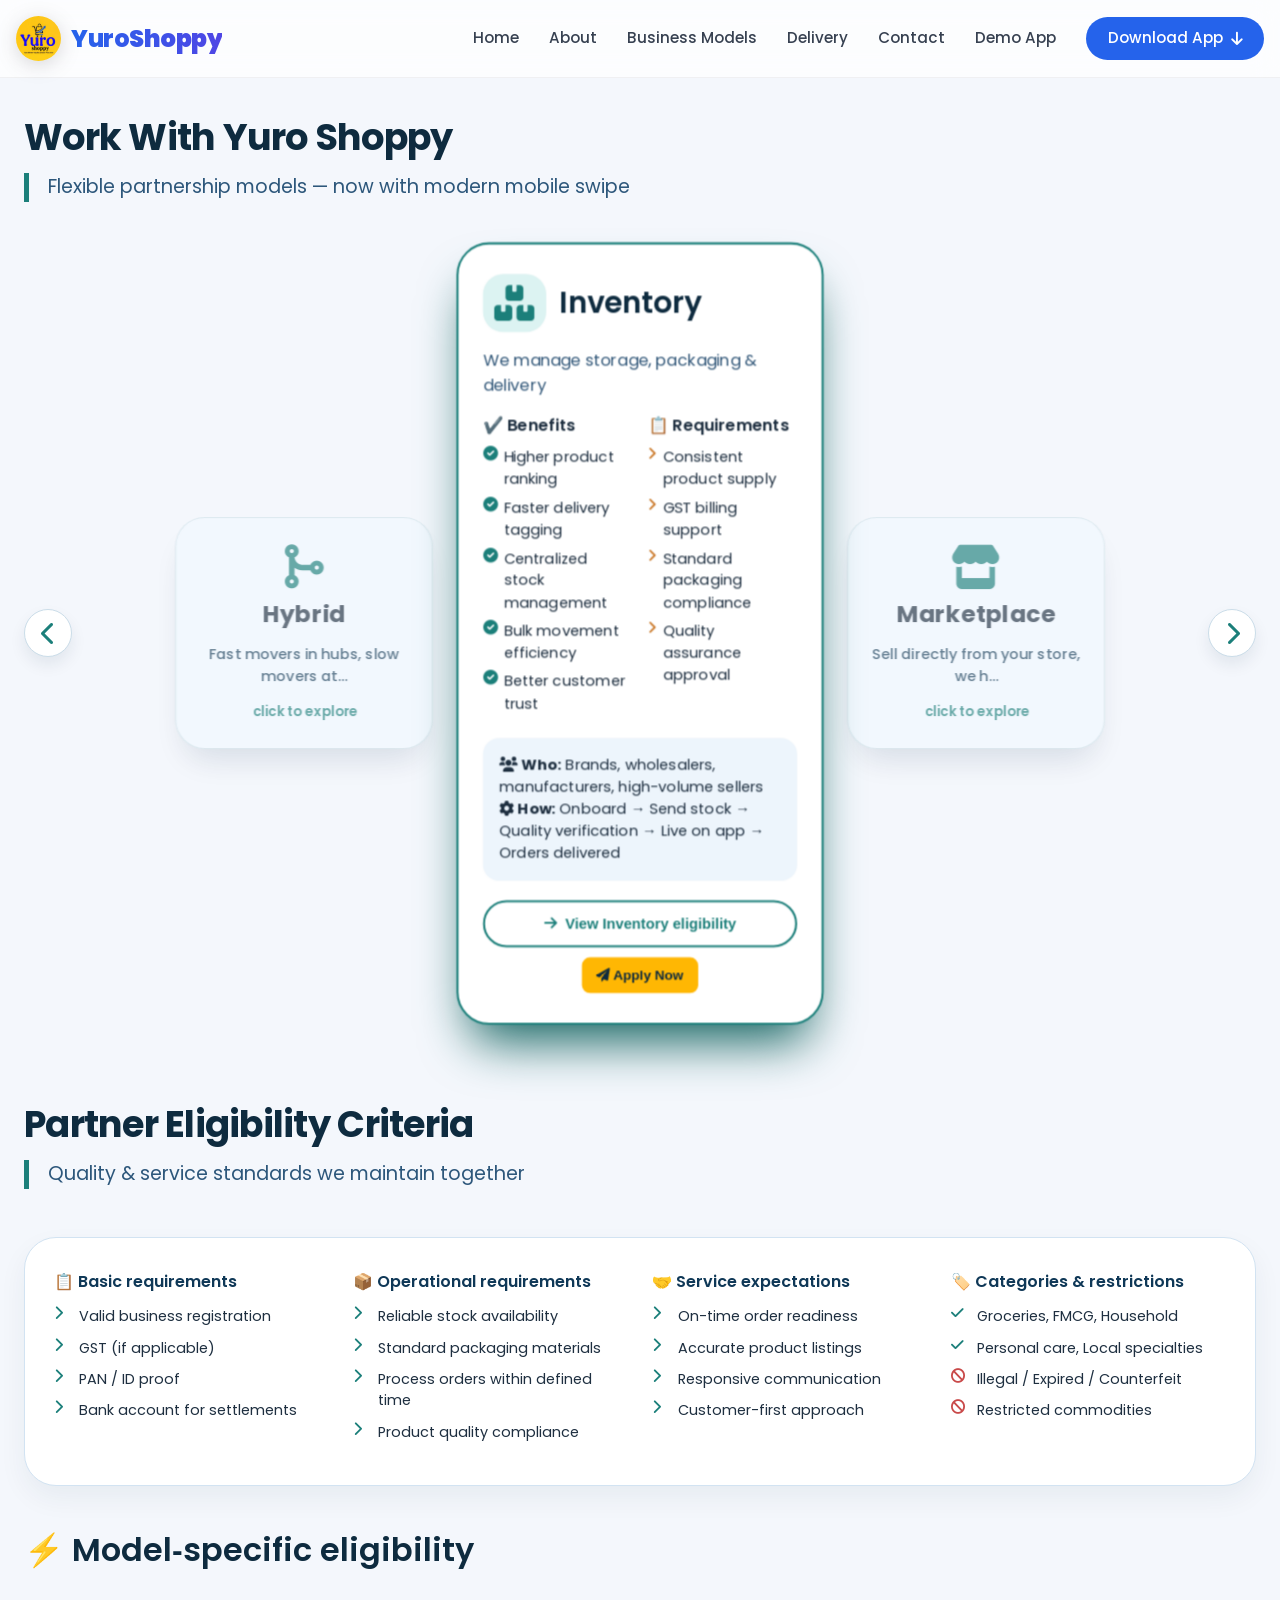
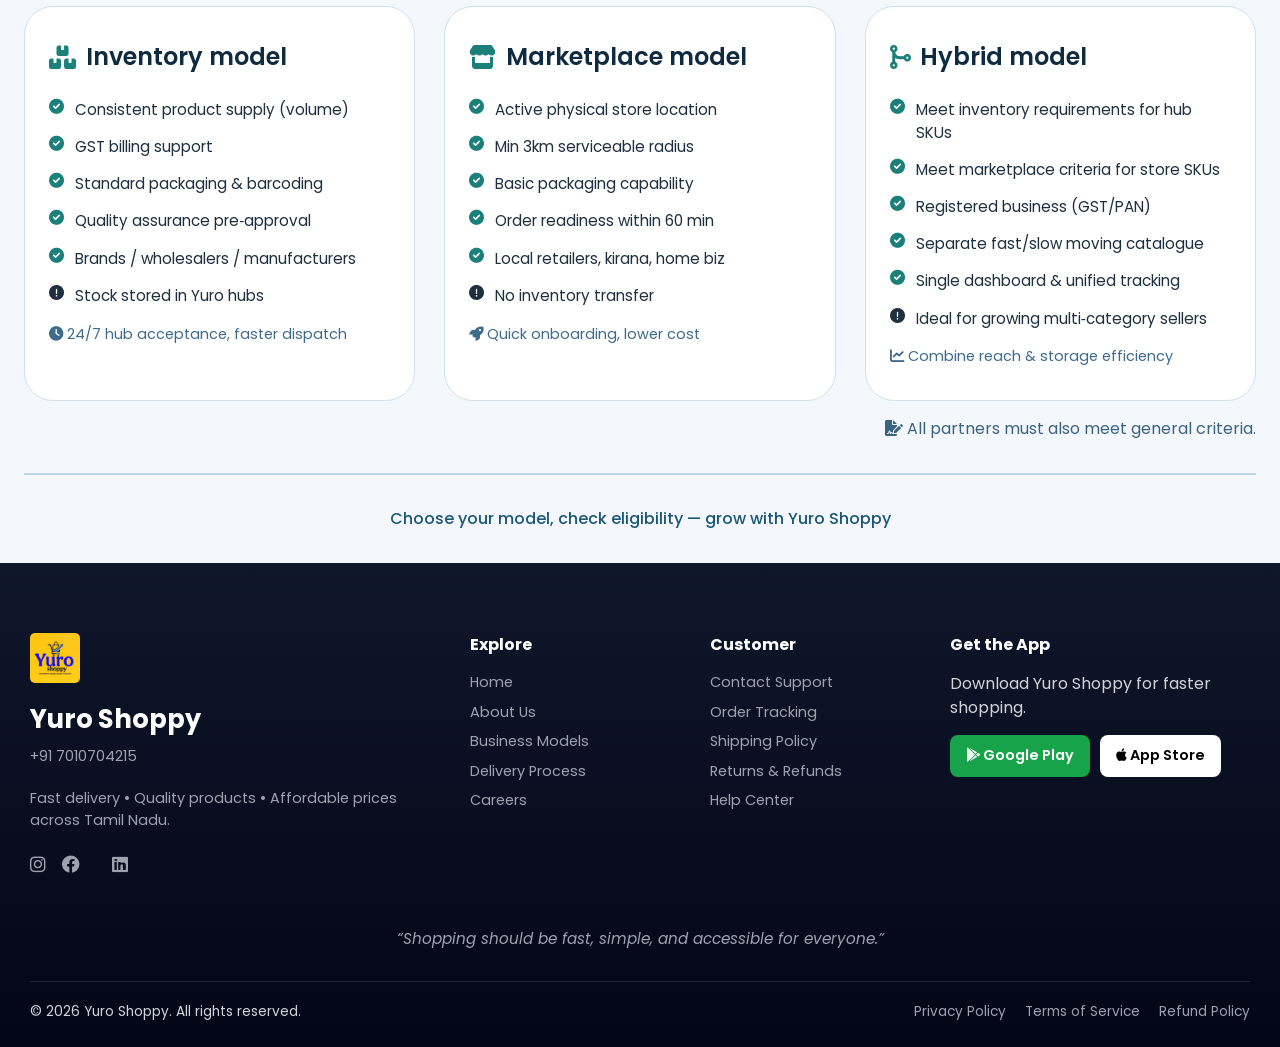
<file: partnership.html>
<!DOCTYPE html>
<html lang="en">

<head>
    <meta charset="UTF-8">
    <meta name="viewport" content="width=device-width, initial-scale=1.0, maximum-scale=1.0, user-scalable=yes">
    <title>Yuro Shoppy · partnership models</title>
    <!-- Google Font & Font Awesome -->
    <link rel="preconnect" href="https://fonts.googleapis.com">
    <link rel="preconnect" href="https://fonts.gstatic.com" crossorigin>
    <link rel="shortcut icon" href="gallery/ys_color_fav.png" type="image/x-icon">
    <link
        href="https://fonts.googleapis.com/css2?family=Poppins:ital,wght@0,100;0,200;0,300;0,400;0,500;0,600;0,700;0,800;0,900;1,100;1,200;1,300;1,400;1,500;1,600;1,700;1,800;1,900&display=swap"
        rel="stylesheet">
    <link
        href="https://fonts.googleapis.com/css2?family=Inter:opsz,wght@14..32,400;14..32,500;14..32,600;14..32,700&display=swap"
        rel="stylesheet">
    <link rel="stylesheet" href="https://cdnjs.cloudflare.com/ajax/libs/font-awesome/6.0.0-beta3/css/all.min.css">
    <style>
        * {
            margin: 0;
            padding: 0;
            box-sizing: border-box;
        }

        body {
            font-family: "Poppins", sans-serif;
            background: #f4f7fc;
            color: #1e2f40;
            line-height: 1.5;
        }

        .page-container {
            max-width: 1300px;
            margin: 0 auto;
            padding: 2rem 1.5rem;
        }


        /* HEADER */
        .ys-header {
            position: sticky;
            top: 0;
            z-index: 1000;
            backdrop-filter: blur(14px);
            background: rgba(255, 255, 255, 0.75);
            border-bottom: 1px solid rgba(0, 0, 0, 0.05);
        }
        
        /* inner */
        .ys-header-inner {
            display: flex;
            justify-content: space-between;
            align-items: center;
            padding: 16px;
        }

        /* brand */
        /* BRAND AREA */
        .ys-brand {
            display: flex;
            align-items: center;
            gap: 10px;
        }

        /* logo */
        .ys-brand img {
            /* width: 38px; */
            width: 45px;
            filter: drop-shadow(0 4px 10px rgba(0, 0, 0, 0.15));
            border-radius: 50%;

            /* transition:0.3s; */
        }

        /* brand text */
        .ys-brand-text {
            font-size: 1.5rem;
            font-weight: 800;
            letter-spacing: -0.5px;
            position: relative;
            background: linear-gradient(90deg, #2563eb, #4f46e5, #2563eb);
            background-size: 200% auto;
            background-clip: text;
            -webkit-text-fill-color: transparent;
            /* animation:ysBrandGradient 4s linear infinite; */
        }

        /* highlight second word */
        .ys-brand-text span {
            font-weight: 900;
        }



        /* subtle glow */
        .ys-brand-text::after {
            content: "";
            position: absolute;
            inset: 0;
            filter: blur(12px);
            opacity: 0.2;
        }

        /* nav */
        .ys-nav {
            display: flex;
            align-items: center;
            gap: 30px;
        }

        /* links */
        .ys-nav a {
            position: relative;
            text-decoration: none;
            color: #374151;
            font-weight: 500;
            font-size: 0.95rem;
        }

        /* hover underline animation */
        .ys-nav a::after {
            content: '';
            position: absolute;
            left: 0;
            bottom: -6px;
            width: 0%;
            height: 2px;
            background: #2563eb;
            transition: 0.3s;
        }

        .ys-nav a:hover {
            color: #2563eb;
        }

        .ys-nav a:hover::after {
            width: 100%;
        }

        /* CTA BUTTON */
        .ys-btn-download {
            background: #2563eb;
            color: white !important;
            padding: 10px 22px;
            border-radius: 40px;
            display: flex;
            align-items: center;
            gap: 8px;
            font-weight: 600;
        }

        /* arrow animation */
        .ys-btn-download i {
            animation: ysArrow 1.4s infinite;
        }

        @keyframes ysArrow {

            0% {
                transform: translateY(0)
            }

            50% {
                transform: translateY(4px)
            }

            100% {
                transform: translateY(0)
            }

        }

        /* hover */
        .ys-btn-download:hover {
            background: #1e40af;
        }

        /* mobile toggle */
        .ys-menu-toggle {
            display: none;
            font-size: 1.6rem;
            cursor: pointer;
        }

        /* mobile nav */
        .ys-mobile-nav {
            max-height: 0;
            overflow: hidden;
            display: flex;
            flex-direction: column;
            background: white;
            transition: 0.35s;
        }

        .ys-mobile-nav a {
            padding: 14px 20px;
            border-top: 1px solid #eee;
            text-decoration: none;
            color: #333;
        }

        /* mobile CTA */
        .ys-btn-mobile {
            background: #2563eb;
            color: white !important;
            text-align: center;
            margin: 16px;
            border-radius: 30px;
        }

        /* active */
        .ys-mobile-nav.active {
            max-height: 400px;
        }

        /* responsive */
        @media(max-width:900px) {

            .ys-nav {
                display: none;
            }

            .ys-menu-toggle {
                display: block;
            }

        }





        /* headings */
        .section-title {
            font-size: 2.3rem;
            font-weight: 700;
            letter-spacing: -0.02em;
            color: #0e2b3f;
            margin-bottom: 0.5rem;
        }

        .section-subhead {
            font-size: 1.2rem;
            color: #2d577b;
            border-left: 5px solid #1b7f7a;
            padding-left: 1.2rem;
            margin-bottom: 2.2rem;
        }

        /* ----- CAROUSEL (DESKTOP cover flow) ----- */
        .carousel-wrapper {
            position: relative;
            margin: 3rem 0 5rem;
            padding: 0 2.5rem;
        }

        .carousel-container {
            display: flex;
            align-items: center;
            justify-content: center;
            gap: 1rem;
            min-height: 580px;
        }

        .carousel-card {
            flex: 0 0 280px;
            background: white;
            border-radius: 2rem;
            padding: 1.8rem 1.5rem;
            box-shadow: 0 20px 35px -10px rgba(0, 40, 70, 0.2);
            transition: all 0.4s ease;
            border: 1px solid rgba(60, 130, 140, 0.2);
            backdrop-filter: blur(2px);
            cursor: pointer;
            display: flex;
            flex-direction: column;
            transform-origin: center;
        }

        .carousel-card.center {
            flex: 0 0 360px;
            background: #ffffff;
            border: 2px solid #1b7f7a;
            box-shadow: 0 30px 50px -15px #0b5f5b;
            transform: scale(1.02);
            z-index: 10;
            cursor: default;
        }

        .carousel-card:not(.center) {
            opacity: 0.65;
            filter: blur(0.5px);
            transform: scale(0.92);
            background: #f2f9ff;
        }

        .carousel-card:not(.center):hover {
            opacity: 0.9;
            transform: scale(0.95);
            border-color: #389b98;
        }

        /* card content */
        .card-header {
            display: flex;
            align-items: center;
            gap: 0.8rem;
            margin-bottom: 1rem;
        }

        .card-header i {
            font-size: 2.2rem;
            color: #1b7f7a;
            background: #dcf3f2;
            padding: 0.7rem;
            border-radius: 20px;
        }

        .card-header h3 {
            font-size: 1.8rem;
            font-weight: 600;
            color: #0e2b3f;
        }

        .center .full-content {
            display: block;
        }

        .side-content {
            display: none;
        }

        .carousel-card:not(.center) .full-content {
            display: none;
        }

        .carousel-card:not(.center) .side-content {
            display: block;
            text-align: center;
        }

        .side-content p {
            margin-top: 0.8rem;
            font-size: 1rem;
            color: #1a405b;
            font-weight: 500;
        }

        .side-content .small-cta {
            font-size: 0.9rem;
            color: #1b7f7a;
            margin-top: 1rem;
            font-weight: 600;
        }

        .benefits-req-grid {
            display: grid;
            grid-template-columns: 1fr 1fr;
            gap: 1rem;
            margin: 1rem 0;
        }

        .benefits-list,
        .req-list {
            list-style: none;
        }

        .benefits-list li,
        .req-list li {
            font-size: 0.9rem;
            margin-bottom: 0.4rem;
            display: flex;
            gap: 0.4rem;
        }

        .benefits-list i {
            color: #1b7f7a;
        }

        .req-list i {
            color: #cc7b2c;
        }

        .who-how {
            background: #edf5fc;
            padding: 1rem;
            border-radius: 1rem;
            font-size: 0.9rem;
            margin: 1rem 0 1.2rem;
        }

        .eligibility-btn {
            background: transparent;
            border: 2px solid #1b7f7a;
            color: #1b7f7a;
            font-weight: 700;
            padding: 0.8rem;
            border-radius: 40px;
            font-size: 0.9rem;
            cursor: pointer;
            transition: 0.2s;
            display: flex;
            align-items: center;
            justify-content: center;
            gap: 0.5rem;
            width: 100%;
            margin-top: auto;
        }

        .eligibility-btn:hover {
            background: #1b7f7a;
            color: white;
        }

        /* desktop arrows */
        .carousel-arrow {
            position: absolute;
            top: 50%;
            transform: translateY(-50%);
            width: 48px;
            height: 48px;
            background: white;
            border: 1px solid #cbdde9;
            border-radius: 50%;
            display: flex;
            align-items: center;
            justify-content: center;
            font-size: 1.5rem;
            color: #1b7f7a;
            cursor: pointer;
            box-shadow: 0 8px 16px rgba(0, 40, 60, 0.08);
            transition: 0.2s;
            z-index: 20;
        }

        .carousel-arrow:hover {
            background: #1b7f7a;
            color: white;
            border-color: #1b7f7a;
        }

        .arrow-left {
            left: 0;
        }

        .arrow-right {
            right: 0;
        }

        /* ----- MODERN MOBILE VIEW (swipeable carousel) ----- */
        @media (max-width: 900px) {
            .carousel-wrapper {
                padding: 0 0.5rem;
                margin: 2rem 0 3rem;
            }

            .carousel-container {
                display: flex;
                flex-direction: row;
                flex-wrap: nowrap;
                overflow-x: auto;
                scroll-snap-type: x mandatory;
                gap: 1rem;
                padding: 1rem 0.5rem 1.5rem;
                min-height: auto;
                scrollbar-width: thin;
                -webkit-overflow-scrolling: touch;
                justify-content: flex-start;
                /* override center for mobile */
            }

            .carousel-card {
                flex: 0 0 80%;
                scroll-snap-align: center;
                opacity: 1;
                filter: none;
                transform: none;
                background: white;
                border: 2px solid #e1eff8;
                box-shadow: 0 15px 25px -8px rgba(0, 45, 65, 0.12);
                margin-right: 0;
                transition: transform 0.2s;
                cursor: default;
                min-height: 520px;
            }

            .carousel-card.center {
                flex: 0 0 80%;
                border: 2px solid #1b7f7a;
                transform: scale(1.02);
                box-shadow: 0 20px 30px -8px #0b5f5b70;
            }

            .carousel-card:not(.center) {
                opacity: 0.9;
                background: white;
                border: 2px solid #d6e4f0;
            }

            /* hide side-content on mobile, always show full details */
            .carousel-card .full-content {
                display: block !important;
            }

            .carousel-card .side-content {
                display: none !important;
            }

            /* hide desktop arrows on mobile */
            .carousel-arrow {
                display: none;
            }

            /* adjust card inner spacing for mobile */
            .carousel-card {
                padding: 1.5rem 1.2rem;
            }

            .card-header h3 {
                font-size: 1.6rem;
            }

            .benefits-req-grid {
                gap: 0.8rem;
            }

            .eligibility-btn {
                padding: 0.9rem;
                font-size: 1rem;
            }
        }

        /* small mobile tweaks */
        @media (max-width: 500px) {
            .carousel-card {
                flex: 0 0 90%;
                min-height: 540px;
            }

            .section-title {
                font-size: 1.9rem;
            }
        }

        /* ----- ELIGIBILITY SECTION (modern, compact) ----- */
        .elig-general {
            background: white;
            border-radius: 2rem;
            padding: 2rem 1.8rem;
            margin: 3rem 0 2rem;
            box-shadow: 0 12px 28px rgba(0, 45, 65, 0.06);
            border: 1px solid #d2e3f2;
        }

        .criteria-grid {
            display: grid;
            grid-template-columns: repeat(4, 1fr);
            gap: 1.5rem;
        }

        .criteria-col p {
            font-weight: 600;
            color: #0f3857;
            margin-bottom: 0.8rem;
            font-size: 1rem;
        }

        .criteria-col ul {
            list-style: none;
        }

        .criteria-col li {
            font-size: 0.9rem;
            margin-bottom: 0.6rem;
            display: flex;
            gap: 0.5rem;
        }

        .criteria-col i {
            color: #1b7f7a;
            width: 1.1rem;
        }

        .prohibited i {
            color: #c94a4a;
        }

        .model-elig-grid {
            display: grid;
            grid-template-columns: repeat(3, 1fr);
            gap: 1.8rem;
            margin: 2rem 0 1rem;
        }

        .model-elig-card {
            background: white;
            border-radius: 1.8rem;
            padding: 2rem 1.5rem;
            border: 1px solid #d1e0ee;
            transition: all 0.2s;
        }

        .model-elig-card h4 {
            font-size: 1.5rem;
            font-weight: 600;
            margin-bottom: 1.5rem;
            display: flex;
            align-items: center;
            gap: 0.6rem;
            color: #0e2b3f;
        }

        .model-elig-card h4 i {
            color: #1b7f7a;
        }

        .elig-list {
            list-style: none;
        }

        .elig-list li {
            margin-bottom: 0.9rem;
            display: flex;
            gap: 0.7rem;
            font-size: 0.95rem;
        }

        .elig-list i.fa-check-circle {
            color: #1b7f7a;
        }

        .highlight {
            border: 3px solid #1b7f7a;
            background: #f1fefc;
        }

        .small-note {
            font-size: 0.9rem;
            color: #3e6a8c;
            margin-top: 1rem;
        }

        @media (max-width: 800px) {

            .criteria-grid,
            .model-elig-grid {
                grid-template-columns: 1fr;
                gap: 1.5rem;
            }

            .elig-general {
                padding: 1.5rem;
            }
        }

        hr {
            border: 1px solid #bed6ec;
            margin: 2rem 0;
        }



        .ys-footer {
            background: linear-gradient(180deg, #0f172a, #020617);
            color: #d1d5db;
            padding: 70px 30px 25px;
        }

        /* GRID */

        .ys-footer-grid {
            display: grid;
            grid-template-columns: 2fr 1fr 1fr 1.5fr;
            gap: 40px;
            margin-bottom: 50px;
        }

        /* BRAND */

        .ys-footer-logo {
            width: 50px;
            margin-bottom: 10px;
            border-radius: 10%;
        }

        .ys-brand-name {
            font-size: 1.6rem;
            font-weight: 700;
            color: white;
            margin-bottom: 8px;
        }

        .ys-footer-desc {
            font-size: .9rem;
            color: #9ca3af;
            margin-bottom: 20px;
        }

        /* SOCIAL */

        .ys-footer-social a {
            margin-right: 12px;
            font-size: 18px;
            color: #9ca3af;
            transition: .3s;
        }

        .ys-footer-social a:hover {
            color: white;
            transform: translateY(-3px);
        }

        /* LINKS */

        .ys-footer-col h4 {
            color: white;
            margin-bottom: 15px;
        }

        .ys-footer-col a {
            display: block;
            margin-bottom: 8px;
            text-decoration: none;
            color: #9ca3af;
            font-size: .9rem;
            transition: .3s;
        }

        /* .ys-footer-col a:hover {
    color: white;
    padding-left: 4px;
} */

        /* APP BUTTONS */

        .ys-app-buttons {
            display: flex;
            gap: 10px;
            margin-top: 15px;
            color: white !important;
        }

        .ys-playstore,
        .ys-appstore {
            display: flex;
            align-items: center;
            gap: 8px;
            padding: 10px 16px;
            border-radius: 8px;
            text-decoration: none;
            font-size: .9rem;
            font-weight: 600;

        }

        .ys-playstore {
            background: #16a34a;
            color: white !important;
        }

        .ys-appstore {
            background: white;
            color: black !important;
        }

        .ys-playstore:hover {
            background: #16a34a;
            transform: none !important;
        }

        .ys-appstore:hover {
            background: #e5e7eb;
        }

        /* QUOTE */

        .ys-footer-quote {
            text-align: center;
            font-style: italic;
            color: #9ca3af;
            margin-bottom: 30px;
            font-size: .95rem;
        }

        /* BOTTOM */

        .ys-footer-bottom {
            border-top: 1px solid #1f2937;
            padding-top: 20px;
            display: flex;
            justify-content: space-between;
            flex-wrap: wrap;
            font-size: .85rem;
        }

        .ys-footer-links a {
            margin-left: 15px;
            color: #9ca3af;
            text-decoration: none;
        }

        .ys-footer-links a:hover {
            color: white;
        }

        @media(max-width:900px) {

            .ys-footer-grid {
                grid-template-columns: 1fr 1fr;
            }

        }

        @media(max-width:600px) {

            .ys-footer-grid {
                grid-template-columns: 1fr;
            }

            .ys-footer-bottom {
                flex-direction: column;
                gap: 10px;
                text-align: center;
            }

            .ys-footer-links a {
                margin: 0 8px;
            }

        }

        /* ===== MODAL BACKGROUND ===== */
        .ys-form-modal {
            position: fixed;
            inset: 0;
            background: rgba(0, 0, 0, 0.6);
            display: none;
            align-items: center;
            justify-content: center;
            z-index: 9999;
            padding: 20px;
        }

        /* ===== FORM BOX ===== */
        .ys-form-box {
            background: white;
            max-width: 420px;
            width: 100%;
            padding: 30px;
            border-radius: 14px;
            box-shadow: 0 10px 40px rgba(0, 0, 0, 0.25);
            position: relative;
        }

        .ys-form-box h2 {
            margin-bottom: 18px;
        }

        /* inputs */
        .ys-form-box input {
            width: 100%;
            padding: 12px;
            margin-bottom: 12px;
            border-radius: 8px;
            border: 1px solid #ccc;
            font-size: 14px;
        }

        /* buttons */
        .ys-form-box button {
            width: 100%;
            padding: 12px;
            border: none;
            border-radius: 8px;
            font-weight: 600;
            cursor: pointer;
        }

        /* close button */
        .ys-close-btn {
            position: absolute;
            right: 14px;
            top: 10px;
            font-size: 24px;
            cursor: pointer;
        }

        /* different colors */
        .ys-inventory-modal .ys-form-box button {
            background: #1b7f7a;
            color: white;
        }

        .ys-marketplace-modal .ys-form-box button {
            background: #2563eb;
            color: white;
        }

        .ys-hybrid-modal .ys-form-box button {
            background: #7c3aed;
            color: white;
        }

        /* responsive */
        @media(max-width:600px) {
            .ys-form-box {
                padding: 22px;
            }
        }

        .model-btn-group {
            display: flex;
            justify-content: center;
            gap: 10px;
            margin-top: 15px;
            flex-wrap: wrap;
        }

        .ys-apply-btn {
            background: #ffb703;
            border: none;
            padding: 10px 14px;
            border-radius: 8px;
            cursor: pointer;
            font-weight: 600;
            color: #0e2b3f;
        }

        .ys-apply-btn:hover {
            background: #f59e0b;
        }
    </style>
</head>

<body>
    <header class="ys-header">
        <div class="ys-container ys-header-inner">
            <!-- Logo -->
            <div class="ys-brand">
                <img src="gallery/ys_color_fav.png" alt="YuroShoppy Logo">

                <h1 class="ys-brand-text">
                    Yuro<span>Shoppy</span>
                </h1>
            </div>

            <!-- Desktop Menu -->
            <nav class="ys-nav">
                <a href="index.html">Home</a>
                <a href="about.html">About</a>
                <a href="partnership.html">Business Models</a>
                <a href="deliveryprocess.html">Delivery</a>
                <a href="index.html#yscontact">Contact</a>
                <a href="#">Demo App</a>

                <a href="#" class="ys-btn-download">
                    Download App
                    <i class="fas fa-arrow-down"></i>
                </a>
            </nav>

            <!-- Mobile Menu Button -->
            <div class="ys-menu-toggle">
                <i class="fas fa-bars"></i>
            </div>

        </div>

        <!-- Mobile Menu -->
        <div class="ys-mobile-nav">
            <a href="index.html">Home</a>
            <a href="about.html">About</a>
            <a href="partnership.html">Business Models</a>
            <a href="deliveryprocess.html">Delivery</a>
            <a href="index.html#yscontact">Contact</a>
            <a href="#">Demo App</a>

            <a href="#" class="ys-btn-mobile">
                Download App
                <i class="fas fa-arrow-down"></i>
            </a>
        </div>

    </header>
    <main>


        <div class="page-container">
            <h1 class="section-title">Work With Yuro Shoppy</h1>
            <div class="section-subhead">Flexible partnership models — now with modern mobile swipe</div>

            <!-- ===== CAROUSEL (coverflow desktop + horizontal snap mobile) ===== -->
            <div class="carousel-wrapper">
                <div class="carousel-arrow arrow-left" id="prevArrow"><i class="fas fa-chevron-left"></i></div>
                <div class="carousel-arrow arrow-right" id="nextArrow"><i class="fas fa-chevron-right"></i></div>
                <div class="carousel-container" id="carouselContainer"></div>
            </div>

            <!-- ===== ELIGIBILITY SECTION ===== -->
            <div id="eligibility-section">
                <h2 class="section-title" style="margin-top: 1rem;">Partner Eligibility Criteria</h2>
                <div class="section-subhead">Quality & service standards we maintain together</div>

                <!-- general criteria card -->
                <div class="elig-general">
                    <div class="criteria-grid">
                        <div class="criteria-col">
                            <p>📋 Basic requirements</p>
                            <ul>
                                <li><i class="fas fa-chevron-right"></i> Valid business registration</li>
                                <li><i class="fas fa-chevron-right"></i> GST (if applicable)</li>
                                <li><i class="fas fa-chevron-right"></i> PAN / ID proof</li>
                                <li><i class="fas fa-chevron-right"></i> Bank account for settlements</li>
                            </ul>
                        </div>
                        <div class="criteria-col">
                            <p>📦 Operational requirements</p>
                            <ul>
                                <li><i class="fas fa-chevron-right"></i> Reliable stock availability</li>
                                <li><i class="fas fa-chevron-right"></i> Standard packaging materials</li>
                                <li><i class="fas fa-chevron-right"></i> Process orders within defined time</li>
                                <li><i class="fas fa-chevron-right"></i> Product quality compliance</li>
                            </ul>
                        </div>
                        <div class="criteria-col">
                            <p>🤝 Service expectations</p>
                            <ul>
                                <li><i class="fas fa-chevron-right"></i> On-time order readiness</li>
                                <li><i class="fas fa-chevron-right"></i> Accurate product listings</li>
                                <li><i class="fas fa-chevron-right"></i> Responsive communication</li>
                                <li><i class="fas fa-chevron-right"></i> Customer-first approach</li>
                            </ul>
                        </div>
                        <div class="criteria-col">
                            <p>🏷️ Categories & restrictions</p>
                            <ul>
                                <li><i class="fas fa-check"></i> Groceries, FMCG, Household</li>
                                <li><i class="fas fa-check"></i> Personal care, Local specialties</li>
                                <li class="prohibited"><i class="fas fa-ban"></i> Illegal / Expired / Counterfeit</li>
                                <li class="prohibited"><i class="fas fa-ban"></i> Restricted commodities</li>
                            </ul>
                        </div>
                    </div>
                </div>

                <!-- model-specific eligibility -->
                <h3 style="font-size: 2rem; font-weight: 600; margin: 2.5rem 0 1.5rem; color: #0e2b3f;">⚡ Model‑specific
                    eligibility</h3>
                <div class="model-elig-grid">
                    <div class="model-elig-card" id="elig-inventory">
                        <h4><i class="fas fa-boxes"></i> Inventory model</h4>
                        <ul class="elig-list">
                            <li><i class="fas fa-check-circle"></i> Consistent product supply (volume)</li>
                            <li><i class="fas fa-check-circle"></i> GST billing support</li>
                            <li><i class="fas fa-check-circle"></i> Standard packaging & barcoding</li>
                            <li><i class="fas fa-check-circle"></i> Quality assurance pre‑approval</li>
                            <li><i class="fas fa-check-circle"></i> Brands / wholesalers / manufacturers</li>
                            <li><i class="fas fa-circle-exclamation"></i> Stock stored in Yuro hubs</li>
                        </ul>
                        <div class="small-note"><i class="fas fa-clock"></i> 24/7 hub acceptance, faster dispatch</div>
                    </div>
                    <div class="model-elig-card" id="elig-marketplace">
                        <h4><i class="fas fa-store"></i> Marketplace model</h4>
                        <ul class="elig-list">
                            <li><i class="fas fa-check-circle"></i> Active physical store location</li>
                            <li><i class="fas fa-check-circle"></i> Min 3km serviceable radius</li>
                            <li><i class="fas fa-check-circle"></i> Basic packaging capability</li>
                            <li><i class="fas fa-check-circle"></i> Order readiness within 60 min</li>
                            <li><i class="fas fa-check-circle"></i> Local retailers, kirana, home biz</li>
                            <li><i class="fas fa-circle-exclamation"></i> No inventory transfer</li>
                        </ul>
                        <div class="small-note"><i class="fas fa-rocket"></i> Quick onboarding, lower cost</div>
                    </div>
                    <div class="model-elig-card" id="elig-hybrid">
                        <h4><i class="fas fa-code-merge"></i> Hybrid model</h4>
                        <ul class="elig-list">
                            <li><i class="fas fa-check-circle"></i> Meet inventory requirements for hub SKUs</li>
                            <li><i class="fas fa-check-circle"></i> Meet marketplace criteria for store SKUs</li>
                            <li><i class="fas fa-check-circle"></i> Registered business (GST/PAN)</li>
                            <li><i class="fas fa-check-circle"></i> Separate fast/slow moving catalogue</li>
                            <li><i class="fas fa-check-circle"></i> Single dashboard & unified tracking</li>
                            <li><i class="fas fa-circle-exclamation"></i> Ideal for growing multi‑category sellers</li>
                        </ul>
                        <div class="small-note"><i class="fas fa-chart-line"></i> Combine reach & storage efficiency
                        </div>
                    </div>
                </div>
                <p style="text-align: right; color: #3a6382; margin-top: 1rem;"><i class="fas fa-file-signature"></i>
                    All
                    partners must also meet general criteria.</p>
            </div>
            <hr>
            <div style="text-align: center; color: #1b5777; font-weight: 500;">Choose your model, check eligibility —
                grow
                with Yuro Shoppy</div>
        </div>

        <!-- ================= INVENTORY FORM ================= -->
        <div class="ys-form-modal ys-inventory-modal" id="ysInventoryModal">
            <div class="ys-form-box">
                <span class="ys-close-btn" data-close="ysInventoryModal">&times;</span>
                <h2>Inventory Partner Form</h2>

                <form id="ysInventoryForm">
                    <input type="text" name="name" placeholder="Full Name" required>
                    <input type="text" name="business" placeholder="Business / Brand Name" required>
                    <input type="tel" name="phone" placeholder="Mobile Number" required>
                    <input type="text" name="location" placeholder="City / Location" required>
                    <input type="text" name="category" placeholder="Product Category" required>

                    <button type="submit">Submit Inventory Application</button>
                </form>
            </div>
        </div>

        <!-- ================= MARKETPLACE FORM ================= -->
        <div class="ys-form-modal ys-marketplace-modal" id="ysMarketplaceModal">
            <div class="ys-form-box">
                <span class="ys-close-btn" data-close="ysMarketplaceModal">&times;</span>
                <h2>Marketplace Seller Form</h2>

                <form id="ysMarketplaceForm">
                    <input type="text" name="name" placeholder="Full Name" required>
                    <input type="text" name="store" placeholder="Store Name" required>
                    <input type="tel" name="phone" placeholder="Mobile Number" required>
                    <input type="text" name="location" placeholder="Store Location" required>
                    <input type="text" name="products" placeholder="Products You Sell" required>

                    <button type="submit">Submit Marketplace Application</button>
                </form>
            </div>
        </div>

        <!-- ================= HYBRID FORM ================= -->
        <div class="ys-form-modal ys-hybrid-modal" id="ysHybridModal">
            <div class="ys-form-box">
                <span class="ys-close-btn" data-close="ysHybridModal">&times;</span>
                <h2>Hybrid Partner Form</h2>

                <form id="ysHybridForm">
                    <input type="text" name="name" placeholder="Full Name" required>
                    <input type="text" name="business" placeholder="Business Name" required>
                    <input type="tel" name="phone" placeholder="Mobile Number" required>
                    <input type="text" name="location" placeholder="Business Location" required>
                    <input type="text" name="categories" placeholder="Product Categories" required>

                    <button type="submit">Submit Hybrid Application</button>
                </form>
            </div>
        </div>
    </main>
    <!-- FOOTER (professional) -->
    <footer class="ys-footer">

        <div class="ys-container">

            <div class="ys-footer-grid">

                <!-- BRAND -->
                <div class="ys-footer-brand">

                    <img src="gallery/ys_color_fav.png" alt="Yuro Shoppy" class="ys-footer-logo">

                    <h3 class="ys-brand-name">Yuro Shoppy</h3>
                    <p class="ys-footer-desc">
                        +91 7010704215
                    </p>
                    <p class="ys-footer-desc">
                        Fast delivery • Quality products • Affordable prices across Tamil Nadu.
                    </p>

                    <div class="ys-footer-social">
                        <a href="#"><i class="fab fa-instagram"></i></a>
                        <a href="#"><i class="fab fa-facebook"></i></a>
                        <a href="#"><i class="fab fa-x-twitter"></i></a>
                        <a href="#"><i class="fab fa-linkedin"></i></a>
                    </div>

                </div>


                <!-- NAVIGATION -->
                <div class="ys-footer-col">
                    <h4>Explore</h4>
                    <a href="index.html">Home</a>
                    <a href="about.html">About Us</a>
                    <a href="partnership.html">Business Models</a>
                    <a href="deliveryprocess.html">Delivery Process</a>
                    <a href="index.html#yscontact">Careers</a>
                </div>


                <!-- CUSTOMER -->
                <div class="ys-footer-col">
                    <h4>Customer</h4>
                    <a href="#">Contact Support</a>
                    <a href="#">Order Tracking</a>
                    <a href="#">Shipping Policy</a>
                    <a href="#">Returns & Refunds</a>
                    <a href="#">Help Center</a>
                </div>


                <!-- APP DOWNLOAD -->
                <div class="ys-footer-col ys-app-section">

                    <h4>Get the App</h4>

                    <p>Download Yuro Shoppy for faster shopping.</p>

                    <div class="ys-app-buttons">

                        <a href="#" class="ys-playstore">
                            <i class="fab fa-google-play"></i>
                            <span>Google Play</span>
                        </a>

                        <a href="#" class="ys-appstore">
                            <i class="fab fa-apple"></i>
                            <span>App Store</span>
                        </a>

                    </div>

                </div>

            </div>


            <!-- QUOTE -->

            <div class="ys-footer-quote">
                “Shopping should be fast, simple, and accessible for everyone.”
            </div>


            <!-- BOTTOM -->

            <div class="ys-footer-bottom">

                <span>© 2026 Yuro Shoppy. All rights reserved.</span>

                <div class="ys-footer-links">
                    <a href="#">Privacy Policy</a>
                    <a href="#">Terms of Service</a>
                    <a href="#">Refund Policy</a>
                </div>

            </div>

        </div>

    </footer>

    <script>
        (function () {
            const models = [
                {
                    name: 'Inventory',
                    icon: 'fa-boxes',
                    tagline: 'We manage storage, packaging & delivery',
                    benefits: ['Higher product ranking', 'Faster delivery tagging', 'Centralized stock management', 'Bulk movement efficiency', 'Better customer trust'],
                    requirements: ['Consistent product supply', 'GST billing support', 'Standard packaging compliance', 'Quality assurance approval'],
                    who: 'Brands, wholesalers, manufacturers, high-volume sellers',
                    how: 'Onboard → Send stock → Quality verification → Live on app → Orders delivered',
                    eligId: 'elig-inventory'
                },
                {
                    name: 'Marketplace',
                    icon: 'fa-store',
                    tagline: 'Sell directly from your store, we handle platform & delivery',
                    benefits: ['No warehouse transfer', 'Full stock control', 'Lower operational cost', 'Quick onboarding'],
                    requirements: ['Active store location', 'Min serviceable radius', 'Basic packaging capability', 'On-time order readiness'],
                    who: 'Local retailers, kirana stores, specialty shops, home businesses',
                    how: 'Store onboarding → Products listed → Orders received → Packed at store → Pickup',
                    eligId: 'elig-marketplace'
                },
                {
                    name: 'Hybrid',
                    icon: 'fa-code-merge',
                    tagline: 'Fast movers in hubs, slow movers at store – best flexibility',
                    benefits: ['Optimized logistics', 'Higher product availability', 'Faster delivery for top items', 'Reduced storage pressure', 'Better sales performance'],
                    requirements: ['Meet inventory criteria for hub SKUs', 'Meet marketplace criteria for store SKUs', 'GST / business registration', 'Catalogue segmentation'],
                    who: 'Growing retailers, regional brands, multi-category sellers',
                    how: 'Top SKUs → Yuro hub · Other SKUs → your store · single dashboard',
                    eligId: 'elig-hybrid'
                }
            ];

            let currentCenter = 0; // 0 inventory, 1 marketplace, 2 hybrid
            const container = document.getElementById('carouselContainer');
            const prevBtn = document.getElementById('prevArrow');
            const nextBtn = document.getElementById('nextArrow');

            function renderCarousel(centerIdx) {
                const leftIdx = (centerIdx - 1 + 3) % 3;
                const rightIdx = (centerIdx + 1) % 3;
                const positions = [leftIdx, centerIdx, rightIdx]; // order left, center, right

                let html = '';
                positions.forEach((modelIdx, pos) => {
                    const m = models[modelIdx];
                    const isCenter = (modelIdx === centerIdx);
                    // build full details (always used on mobile, on desktop only center shows full)
                    const benefitsLI = m.benefits.map(b => `<li><i class="fas fa-check-circle"></i> ${b}</li>`).join('');
                    const reqLI = m.requirements.map(r => `<li><i class="fas fa-angle-right"></i> ${r}</li>`).join('');
                    const fullContent = `
            <div class="full-content">
              <div class="card-header"><i class="fas ${m.icon}"></i><h3>${m.name}</h3></div>
              <div class="card-tagline" style="margin-bottom:1rem; color:#365b7c;">${m.tagline}</div>
              <div class="benefits-req-grid">
                <div><div class="subtitle-sm" style="font-weight:600; margin-bottom:0.5rem;">✔️ Benefits</div><ul class="benefits-list">${benefitsLI}</ul></div>
                <div><div class="subtitle-sm" style="font-weight:600; margin-bottom:0.5rem;">📋 Requirements</div><ul class="req-list">${reqLI}</ul></div>
              </div>
              <div class="who-how"><p><i class="fas fa-users"></i> <strong>Who:</strong> ${m.who}</p><p><i class="fas fa-gear"></i> <strong>How:</strong> ${m.how}</p></div>
              <div class="model-btn-group">
              <button class="eligibility-btn" data-elig="${m.eligId}"><i class="fas fa-arrow-right"></i> View ${m.name} eligibility</button>
              <button class="ys-apply-btn" data-model="${m.name}">
                <i class="fas fa-paper-plane"></i> Apply Now</button> 
                </div>
            </div>
          `;
                    const sideContent = `
            <div class="side-content">
              <i class="fas ${m.icon}" style="font-size:3rem; color:#1b7f7a; margin-bottom:0.5rem;"></i>
              <h3 style="font-size:1.6rem;">${m.name}</h3>
              <p>${m.tagline.substring(0, 35)}…</p>
              <div class="small-cta"><i class="fas fa-pointer"></i> click to explore</div>
            </div>
          `;
                    // on desktop we conditionally show; on mobile both are present but we control via css
                    // but for simplicity we'll always include full, and hide side with css if needed.
                    // we also need to keep side content for desktop non-center.
                    // So we include both, and use CSS to toggle display based on .center and media.
                    html += `<div class="carousel-card ${isCenter ? 'center' : ''}" data-model="${modelIdx}">${fullContent}${sideContent}</div>`;
                });
                container.innerHTML = html;

                // attach click on side cards (desktop only, but doesn't harm mobile)
                document.querySelectorAll('.carousel-card:not(.center)').forEach(card => {
                    card.addEventListener('click', (e) => {
                        // ignore if clicked on button inside card (but button is only in fullcontent, which on non-center is hidden on desktop,
                        // but on mobile all cards have button, we need to prevent card click when button clicked.
                        if (e.target.closest('.eligibility-btn')) return;
                        const modelIdx = parseInt(card.dataset.model, 10);
                        if (!isNaN(modelIdx) && modelIdx !== currentCenter) {
                            currentCenter = modelIdx;
                            renderCarousel(currentCenter);
                        }
                    });
                });

                // eligibility buttons
                document.querySelectorAll('.eligibility-btn').forEach(btn => {
                    btn.addEventListener('click', function (e) {
                        e.stopPropagation(); // avoid triggering card click
                        e.preventDefault();
                        const targetId = this.getAttribute('data-elig');
                        const targetEl = document.getElementById(targetId);
                        if (targetEl) {
                            document.querySelectorAll('.model-elig-card').forEach(c => c.classList.remove('highlight'));
                            targetEl.classList.add('highlight');
                            targetEl.scrollIntoView({ behavior: 'smooth', block: 'center' });
                            setTimeout(() => targetEl.classList.remove('highlight'), 2800);
                        }
                    });
                });

                // on mobile we want to update currentCenter based on scroll snap? we can optionally sync
                // but for simplicity we keep separate.
            }

            renderCarousel(currentCenter);

            prevBtn.addEventListener('click', () => {
                currentCenter = (currentCenter - 1 + 3) % 3;
                renderCarousel(currentCenter);
            });
            nextBtn.addEventListener('click', () => {
                currentCenter = (currentCenter + 1) % 3;
                renderCarousel(currentCenter);
            });

            // hash highlight
            window.addEventListener('load', () => {
                const hash = window.location.hash.substring(1);
                if (hash) {
                    const el = document.getElementById(hash);
                    if (el) {
                        el.classList.add('highlight');
                        setTimeout(() => el.classList.remove('highlight'), 3000);
                    }
                }
            });

            // optional: on mobile, snap scroll can change center, but we don't auto-update model, 
            // user can tap side cards (which are full cards) to switch? Actually on mobile all cards are full,
            // so user can just tap any card and it will become center via click. That works.
        })();
    </script>

    <script>
        /* OPEN FORM BASED ON MODEL */

        document.addEventListener("click", function (e) {

            const btn = e.target.closest(".ys-apply-btn");
            if (!btn) return;

            const model = btn.dataset.model;

            if (model === "Inventory") {
                document.getElementById("ysInventoryModal").style.display = "flex";
            }

            if (model === "Marketplace") {
                document.getElementById("ysMarketplaceModal").style.display = "flex";
            }

            if (model === "Hybrid") {
                document.getElementById("ysHybridModal").style.display = "flex";
            }

        });
    </script>

    <script>
        /* ===== OPEN FORM BASED ON MODEL ===== */

        document.addEventListener("click", function (e) {

            if (e.target.closest('[data-elig="elig-inventory"]')) {
                document.getElementById("ysInventoryModal").style.display = "flex";
            }

            if (e.target.closest('[data-elig="elig-marketplace"]')) {
                document.getElementById("ysMarketplaceModal").style.display = "flex";
            }

            if (e.target.closest('[data-elig="elig-hybrid"]')) {
                document.getElementById("ysHybridModal").style.display = "flex";
            }

        });

        /* ===== CLOSE BUTTON ===== */

        document.querySelectorAll(".ys-close-btn").forEach(btn => {
            btn.onclick = function () {
                document.getElementById(this.dataset.close).style.display = "none";
            }
        });

        /* ===== WHATSAPP SUBMIT FUNCTION ===== */

        function sendToWhatsApp(form, model) {

            const data = new FormData(form);

            let msg = `*New ${model} Partner Application*%0A%0A`;

            data.forEach((value, key) => {
                msg += `*${key}*: ${value}%0A`;
            });

            const phone = "9786206210";

            window.open(`https://wa.me/91${phone}?text=${msg}`, "_blank");

            alert("Application Successfully Submitted!");

            form.reset();
        }

        /* ===== FORM EVENTS ===== */

        document.getElementById("ysInventoryForm").onsubmit = function (e) {
            e.preventDefault();
            sendToWhatsApp(this, "Inventory");
        }

        document.getElementById("ysMarketplaceForm").onsubmit = function (e) {
            e.preventDefault();
            sendToWhatsApp(this, "Marketplace");
        }

        document.getElementById("ysHybridForm").onsubmit = function (e) {
            e.preventDefault();
            sendToWhatsApp(this, "Hybrid");
        }
    </script>

    <script>
        const toggle = document.querySelector(".ys-menu-toggle");
        const mobileNav = document.querySelector(".ys-mobile-nav");

        toggle.addEventListener("click", () => {
            mobileNav.classList.toggle("active");
        });
    </script>
</body>

</html>
</file>
